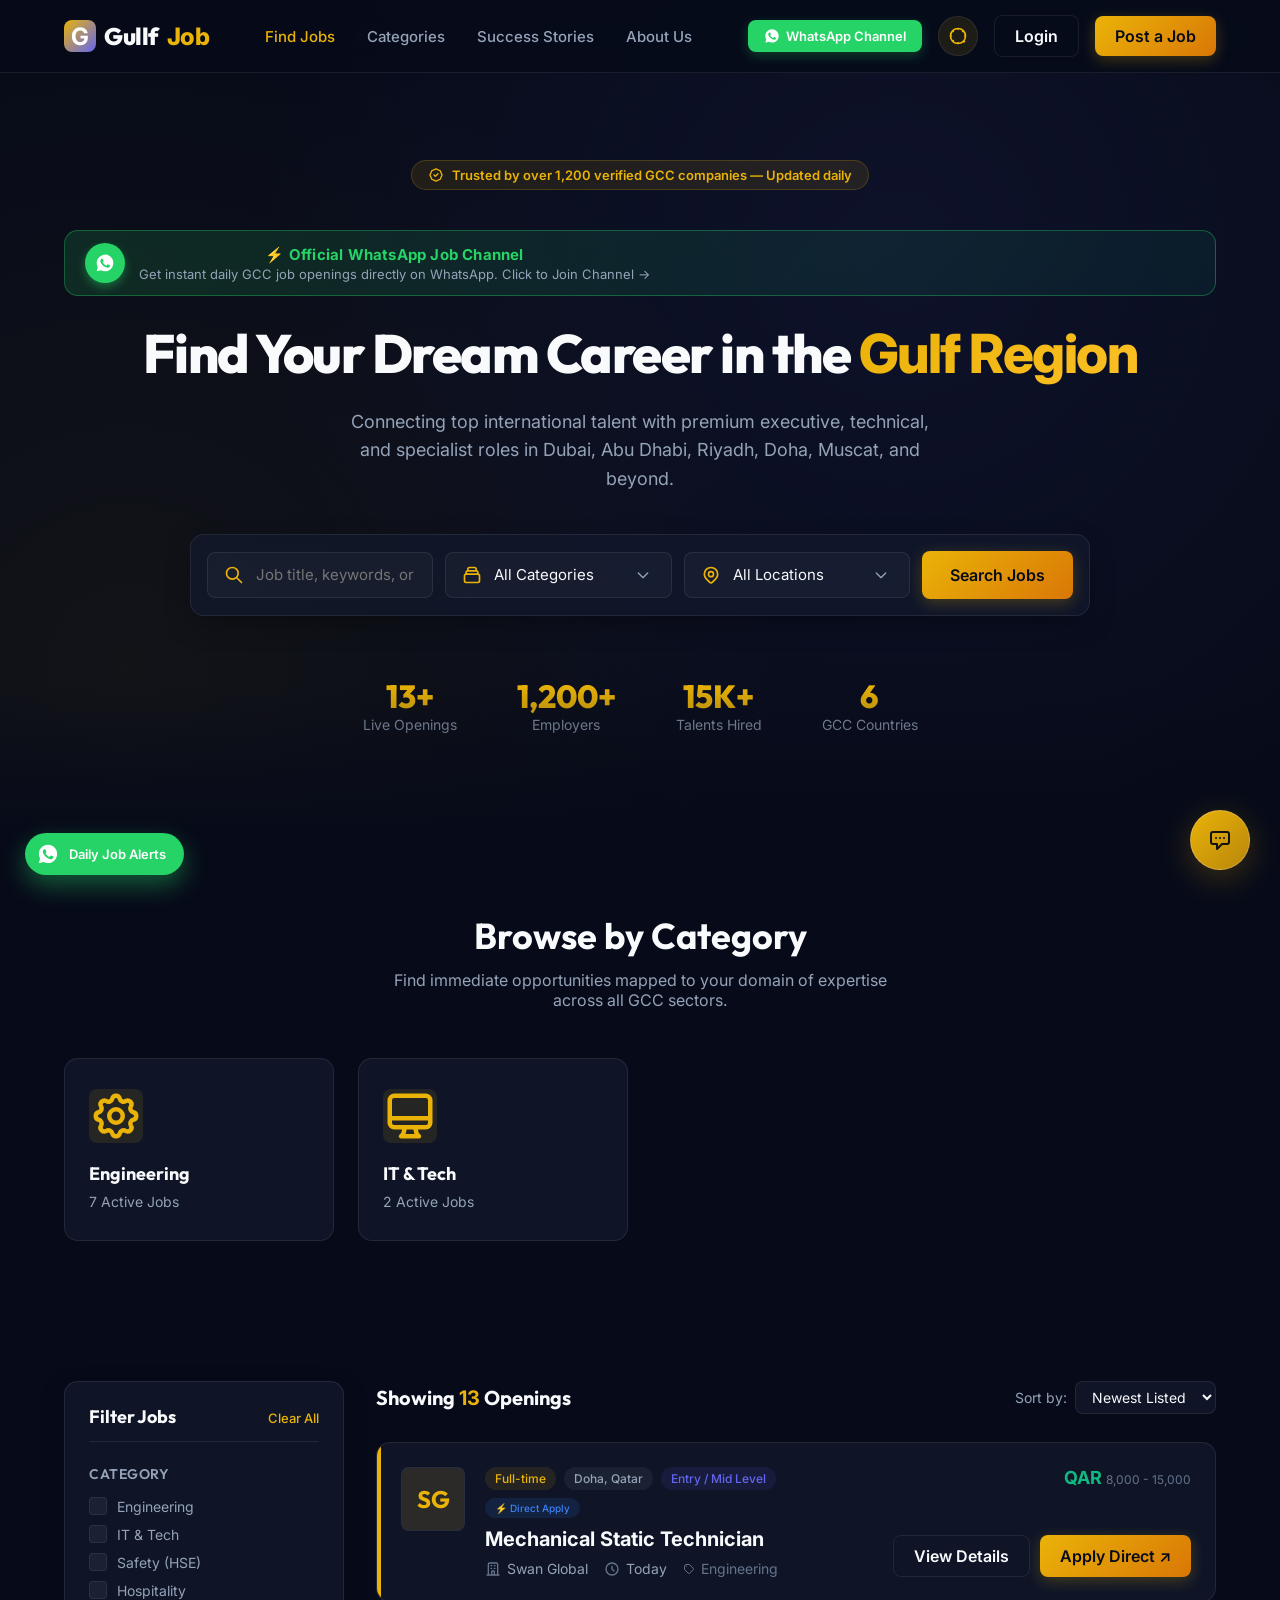
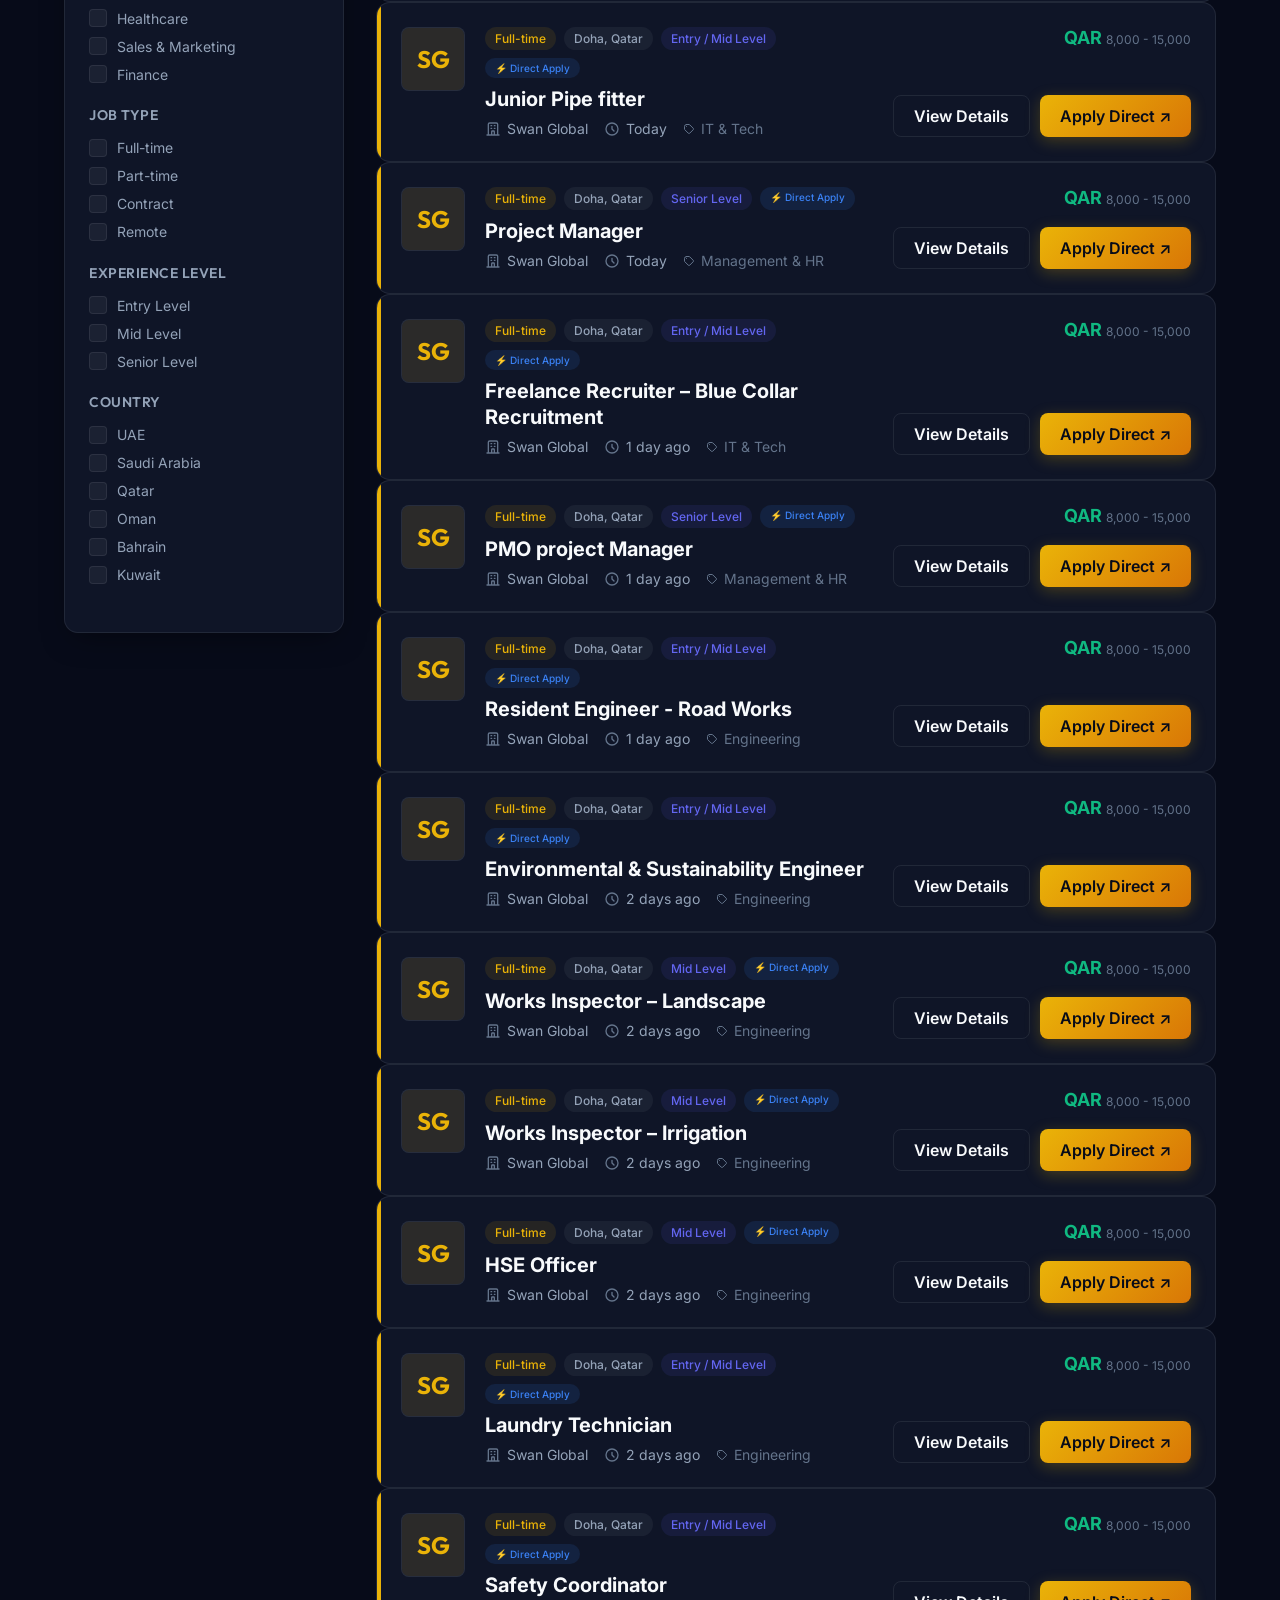
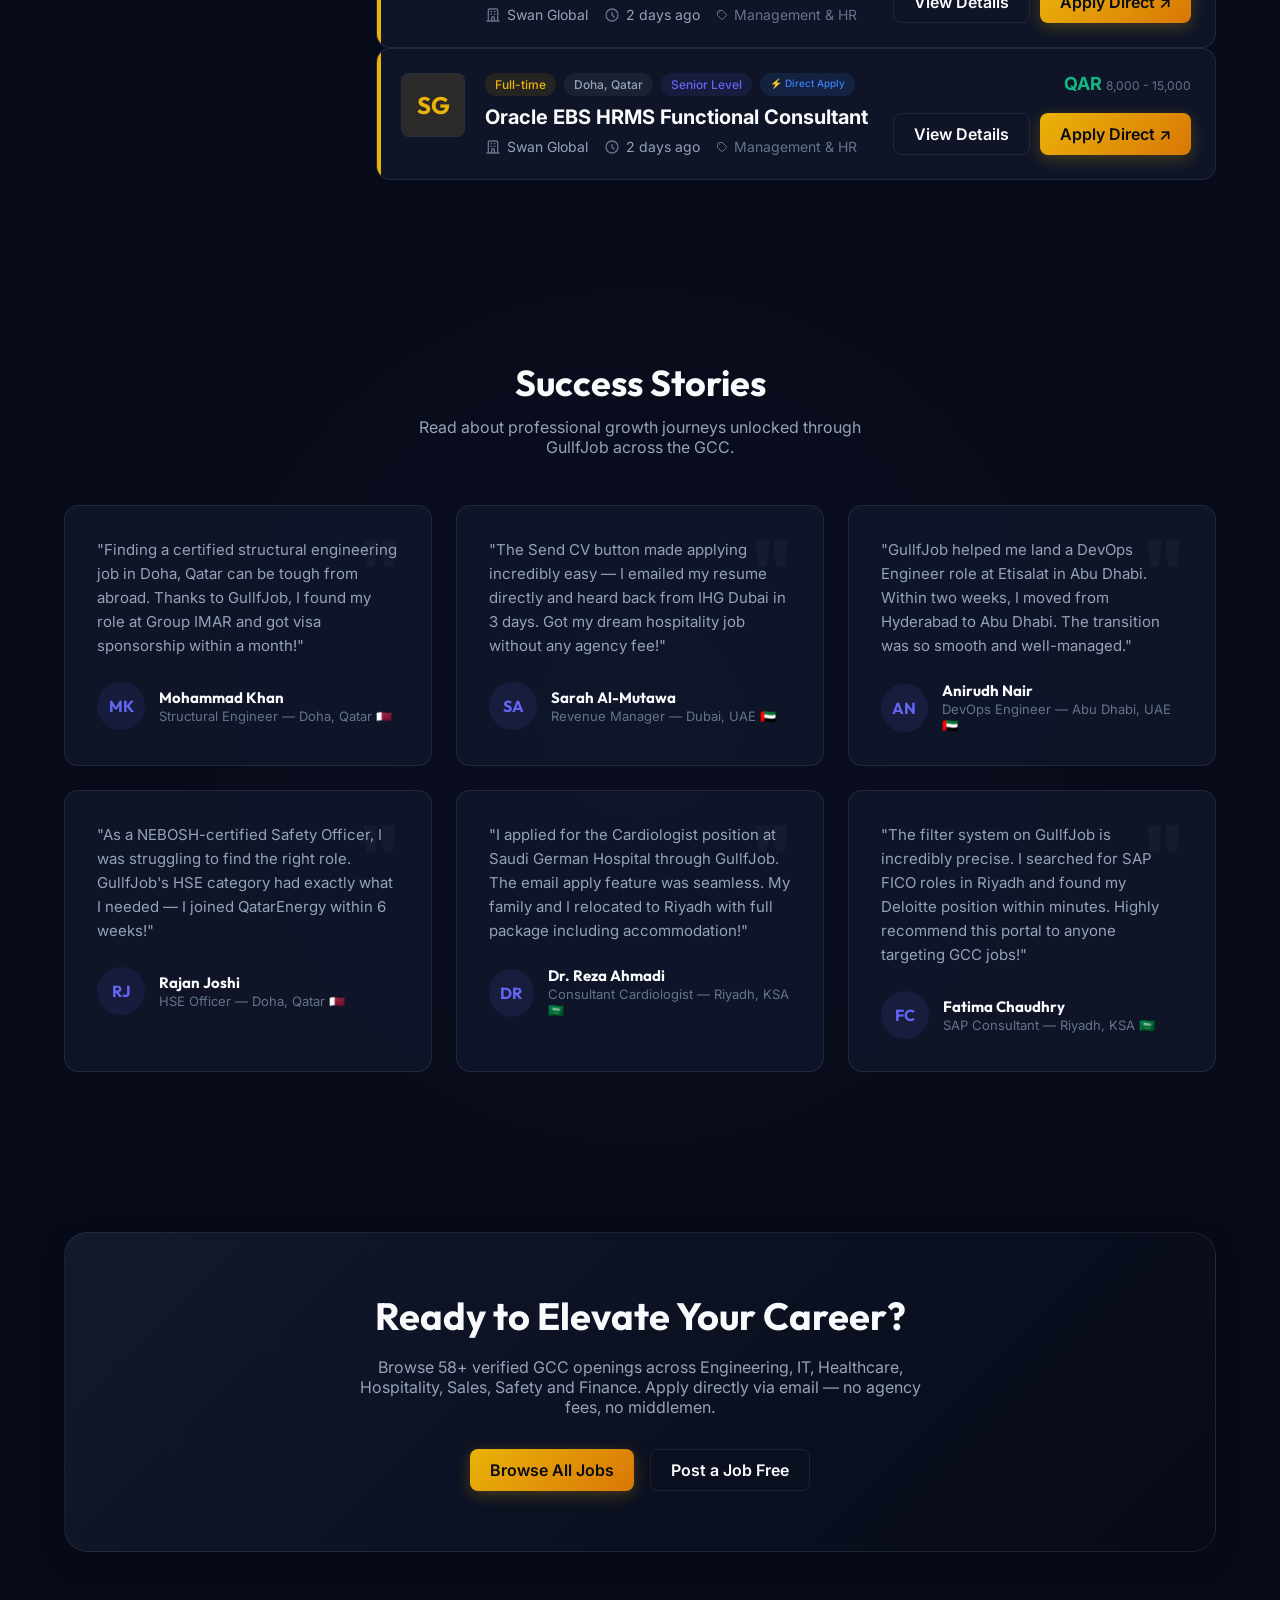
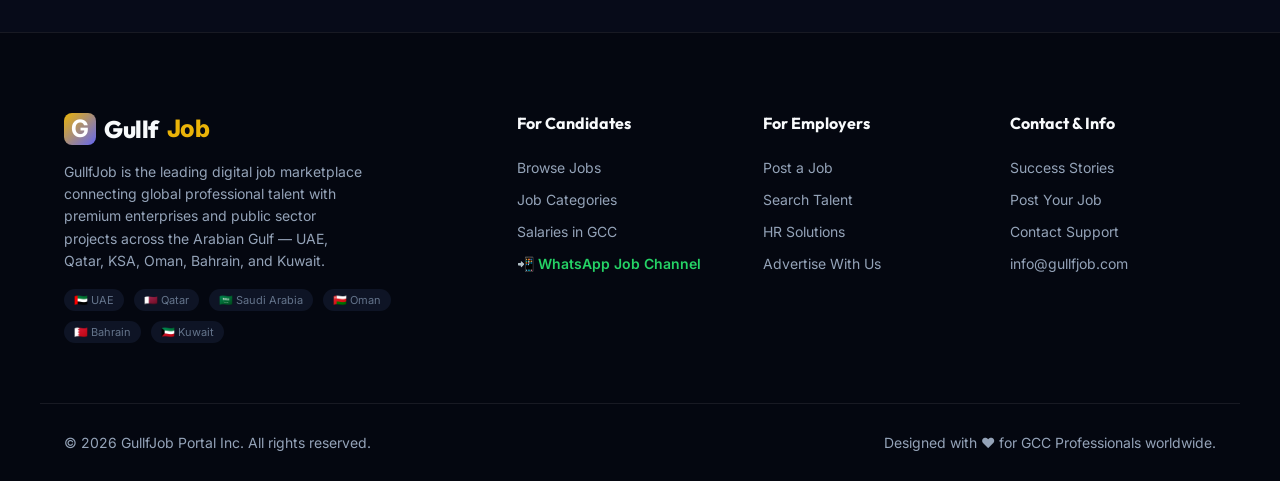
<file: index.html>
<!DOCTYPE html>
<html lang="en" data-theme="dark">
<head>
    <meta charset="UTF-8">
    <meta name="viewport" content="width=device-width, initial-scale=1.0">
    <title>GullfJob | Premium Job Portal in the GCC</title>
    <!-- SEO Meta Tags -->
    <meta name="description" content="Find premium career opportunities in the Gulf region. Discover engineering, IT, hospitality, healthcare and finance jobs in Dubai, Abu Dhabi, Riyadh, Doha, Muscat, and more.">
    <meta name="keywords" content="GCC jobs, Gulf jobs, Dubai jobs, Qatar jobs, Saudi Arabia jobs, engineering jobs, IT jobs, healthcare jobs, hospitality jobs, GullfJob">
    <meta name="author" content="GullfJob Portal">
    <link rel="canonical" href="https://smartvision7862.github.io/gulfjobs/">
    
    <!-- Open Graph (Facebook, WhatsApp, LinkedIn) -->
    <meta property="og:title" content="GullfJob | Premium Job Portal in the GCC">
    <meta property="og:description" content="Connecting top international talent with premium roles across Dubai, Riyadh, Doha, Muscat and the wider GCC.">
    <meta property="og:type" content="website">
    <meta property="og:url" content="https://smartvision7862.github.io/gulfjobs/">
    <meta property="og:image" content="https://smartvision7862.github.io/gulfjobs/assets/logo.png">

    <!-- Twitter Cards -->
    <meta name="twitter:card" content="summary_large_image">
    <meta name="twitter:title" content="GullfJob | Premium Job Portal in the GCC">
    <meta name="twitter:description" content="Connecting top international talent with premium roles across Dubai, Riyadh, Doha, Muscat and the wider GCC.">
    <meta name="twitter:image" content="https://smartvision7862.github.io/gulfjobs/assets/logo.png">

    <!-- Structured Data / JSON-LD for Google Search -->
    <script type="application/ld+json">
    {
      "@context": "https://schema.org",
      "@type": "WebSite",
      "name": "GullfJob",
      "url": "https://smartvision7862.github.io/gulfjobs/",
      "potentialAction": {
        "@type": "SearchAction",
        "target": "https://smartvision7862.github.io/gulfjobs/?search={search_term_string}",
        "query-input": "required name=search_term_string"
      }
    }
    </script>
    <script type="application/ld+json">
    {
      "@context": "https://schema.org",
      "@type": "Organization",
      "name": "GullfJob",
      "url": "https://smartvision7862.github.io/gulfjobs/",
      "logo": "https://smartvision7862.github.io/gulfjobs/assets/logo.png"
    }
    </script>
    
    <!-- Stylesheets -->
    <link rel="stylesheet" href="style.css">
    <link rel="preconnect" href="https://fonts.googleapis.com">
    <link href="https://fonts.googleapis.com/css2?family=Inter:wght@300;400;500;600;700;800&display=swap" rel="stylesheet">

    <!-- Apply saved theme before paint to prevent flash -->
    <script>
        (function(){
            var t = localStorage.getItem("theme") || "dark";
            document.documentElement.setAttribute("data-theme", t);
        })();
    </script>
    
    <!-- Scripts -->
    <script src="app.js" defer></script>
</head>
<body>

    <!-- Header Navigation -->
    <header>
        <div class="container nav-container">
            <a href="#" class="logo" id="header-logo-link">
                <div class="logo-icon">G</div>
                Gullf<span>Job</span>
            </a>
            
            <nav>
                <ul class="nav-links">
                    <li><a href="#" class="active" id="nav-home">Find Jobs</a></li>
                    <li><a href="#categories-anchor" id="nav-categories">Categories</a></li>
                    <li><a href="#testimonials-anchor" id="nav-testimonials">Success Stories</a></li>
                    <li><a href="#footer-anchor" id="nav-about">About Us</a></li>
                </ul>
            </nav>
            
            <div class="nav-actions">
                <!-- WhatsApp Channel Button -->
                <a href="https://whatsapp.com/channel/0029VaCbxMzGZNCvLvghpd20" target="_blank" rel="noopener noreferrer" class="btn-whatsapp-header" title="Join Official WhatsApp Channel for Daily Job Updates">
                    <svg style="width:16px;height:16px;fill:currentColor;" viewBox="0 0 24 24"><path d="M12.012 2c-5.506 0-9.989 4.478-9.99 9.984 0 1.764.459 3.487 1.333 5.004L2 22l5.129-1.343c1.463.797 3.116 1.216 4.877 1.216 5.508 0 9.991-4.479 9.992-9.985.001-5.507-4.48-9.988-9.986-9.988zm5.824 14.195c-.247.697-1.433 1.337-1.996 1.423-.513.078-1.176.113-3.414-.813-2.864-1.185-4.704-4.103-4.848-4.295-.143-.191-1.166-1.554-1.166-2.964 0-1.41.737-2.103 1.002-2.39.264-.287.576-.358.768-.358.192 0 .384.002.551.01.178.008.416-.068.65.494.24.576.816 1.99.888 2.134.072.144.12.312.024.504-.096.192-.144.312-.288.48-.144.168-.303.376-.432.504-.144.144-.294.302-.126.59.168.288.747 1.232 1.603 1.994 1.1 1.001 2.026 1.312 2.314 1.456.288.144.456.12.624-.072.168-.192.72-.84.912-1.128.192-.288.384-.24.648-.144.264.096 1.68.792 1.968.936.288.144.48.216.552.336.072.12.072.696-.175 1.393z"/></svg>
                    WhatsApp Channel
                </a>
                <!-- Theme Toggle Icon Button -->
                <button class="theme-toggle" id="theme-toggle" aria-label="Toggle Dark/Light Mode">
                    <!-- Light Theme (Sun) Icon -->
                    <svg class="theme-toggle-light-icon" fill="none" viewBox="0 0 24 24" stroke="currentColor">
                        <path stroke-linecap="round" stroke-linejoin="round" stroke-width="2" d="M12 3v1m0 16v1m9-9h-1M4 12H3m15.364-6.364l-.707.707M6.343 17.657l-.707.707m0-12.728l.707.707m12.728 12.728l.707-.707M21 12a9 9 0 11-18 0 9 9 0 0118 0z" />
                    </svg>
                    <!-- Dark Theme (Moon) Icon -->
                    <svg class="theme-toggle-dark-icon" fill="none" viewBox="0 0 24 24" stroke="currentColor">
                        <path stroke-linecap="round" stroke-linejoin="round" stroke-width="2" d="M20.354 15.354A9 9 0 018.646 3.646 9.003 9.003 0 0012 21a9.003 9.003 0 008.354-5.646z" />
                    </svg>
                </button>
                <button class="btn-secondary" id="btn-login" onclick="openLoginModal()">Login</button>
                <a href="post-job.html" class="btn-primary" id="btn-post-job">Post a Job</a>
            </div>
        </div>
    </header>

    <!-- Main Content Area -->
    <main>
        
        <!-- Hero Section -->
        <section class="hero">
            <div class="container">
                <div class="hero-tagline">
                    <svg style="width: 16px; height: 16px;" fill="none" viewBox="0 0 24 24" stroke="currentColor">
                        <path stroke-linecap="round" stroke-linejoin="round" stroke-width="2" d="M9 12l2 2 4-4M7.835 4.697a3.42 3.42 0 001.946-.806 3.42 3.42 0 014.438 0 3.42 3.42 0 001.946.806 3.42 3.42 0 013.138 3.138 3.42 3.42 0 00.806 1.946 3.42 3.42 0 010 4.438 3.42 3.42 0 00-.806 1.946 3.42 3.42 0 01-3.138 3.138 3.42 3.42 0 00-1.946.806 3.42 3.42 0 01-4.438 0 3.42 3.42 0 00-1.946-.806 3.42 3.42 0 01-3.138-3.138 3.42 3.42 0 00-.806-1.946 3.42 3.42 0 010-4.438 3.42 3.42 0 00.806-1.946 3.42 3.42 0 013.138-3.138z" />
                    </svg>
                    <span>Trusted by over 1,200 verified GCC companies — Updated daily</span>
                </div>

                <!-- WhatsApp Official Channel Banner -->
                <a href="https://whatsapp.com/channel/0029VaCbxMzGZNCvLvghpd20" target="_blank" rel="noopener noreferrer" class="whatsapp-channel-banner">
                    <div class="whatsapp-banner-icon">
                        <svg style="width:20px;height:20px;fill:#fff;" viewBox="0 0 24 24"><path d="M12.012 2c-5.506 0-9.989 4.478-9.99 9.984 0 1.764.459 3.487 1.333 5.004L2 22l5.129-1.343c1.463.797 3.116 1.216 4.877 1.216 5.508 0 9.991-4.479 9.992-9.985.001-5.507-4.48-9.988-9.986-9.988zm5.824 14.195c-.247.697-1.433 1.337-1.996 1.423-.513.078-1.176.113-3.414-.813-2.864-1.185-4.704-4.103-4.848-4.295-.143-.191-1.166-1.554-1.166-2.964 0-1.41.737-2.103 1.002-2.39.264-.287.576-.358.768-.358.192 0 .384.002.551.01.178.008.416-.068.65.494.24.576.816 1.99.888 2.134.072.144.12.312.024.504-.096.192-.144.312-.288.48-.144.168-.303.376-.432.504-.144.144-.294.302-.126.59.168.288.747 1.232 1.603 1.994 1.1 1.001 2.026 1.312 2.314 1.456.288.144.456.12.624-.072.168-.192.72-.84.912-1.128.192-.288.384-.24.648-.144.264.096 1.68.792 1.968.936.288.144.48.216.552.336.072.12.072.696-.175 1.393z"/></svg>
                    </div>
                    <div class="whatsapp-banner-text">
                        <strong>⚡ Official WhatsApp Job Channel</strong>
                        <span>Get instant daily GCC job openings directly on WhatsApp. Click to Join Channel →</span>
                    </div>
                </a>
                
                <h1 class="hero-title">Find Your Dream Career in the <span>Gulf Region</span></h1>
                <p class="hero-subtitle">Connecting top international talent with premium executive, technical, and specialist roles in Dubai, Abu Dhabi, Riyadh, Doha, Muscat, and beyond.</p>
                
                <!-- Hero Search Panel -->
                <form class="search-panel" id="search-form">
                    <div class="search-input-group">
                        <svg fill="none" viewBox="0 0 24 24" stroke="currentColor">
                            <path stroke-linecap="round" stroke-linejoin="round" stroke-width="2" d="M21 21l-6-6m2-5a7 7 0 11-14 0 7 7 0 0114 0z" />
                        </svg>
                        <input type="text" id="search-keyword" placeholder="Job title, keywords, or company...">
                    </div>
                    
                    <div class="search-input-group">
                        <svg fill="none" viewBox="0 0 24 24" stroke="currentColor">
                            <path stroke-linecap="round" stroke-linejoin="round" stroke-width="2" d="M19 11H5m14 0a2 2 0 012 2v6a2 2 0 01-2 2H5a2 2 0 01-2-2v-6a2 2 0 012-2m14 0V9a2 2 0 00-2-2M5 11V9a2 2 0 012-2m0 0V5a2 2 0 012-2h6a2 2 0 012 2v2M7 7h10" />
                        </svg>
                        <select id="search-category">
                            <option value="">All Categories</option>
                            <option value="Engineering">Engineering</option>
                            <option value="IT & Tech">IT & Tech</option>
                            <option value="Safety">Safety (HSE)</option>
                            <option value="Hospitality">Hospitality</option>
                            <option value="Healthcare">Healthcare</option>
                            <option value="Sales & Marketing">Sales & Marketing</option>
                            <option value="Finance">Finance</option>
                        </select>
                    </div>
                    
                    <div class="search-input-group">
                        <svg fill="none" viewBox="0 0 24 24" stroke="currentColor">
                            <path stroke-linecap="round" stroke-linejoin="round" stroke-width="2" d="M17.657 16.657L13.414 20.9a1.998 1.998 0 01-2.827 0l-4.244-4.243a8 8 0 1111.314 0z" />
                            <path stroke-linecap="round" stroke-linejoin="round" stroke-width="2" d="M15 11a3 3 0 11-6 0 3 3 0 016 0z" />
                        </svg>
                        <select id="search-location">
                            <option value="">All Locations</option>
                            <option value="Dubai">Dubai, UAE</option>
                            <option value="Abu Dhabi">Abu Dhabi, UAE</option>
                            <option value="Riyadh">Riyadh, Saudi Arabia</option>
                            <option value="Jeddah">Jeddah, Saudi Arabia</option>
                            <option value="Jubail">Jubail, Saudi Arabia</option>
                            <option value="Doha">Doha, Qatar</option>
                            <option value="Manama">Manama, Bahrain</option>
                            <option value="Muscat">Muscat, Oman</option>
                            <option value="Kuwait">Kuwait City, Kuwait</option>
                        </select>
                    </div>
                    
                    <button type="submit" class="btn-primary" id="btn-search-submit">Search Jobs</button>
                </form>
                
                <!-- Hero Statistics -->
                <div class="hero-stats">
                    <div class="stat-item">
                        <h3 id="stat-count-jobs">58+</h3>
                        <p>Live Openings</p>
                    </div>
                    <div class="stat-item">
                        <h3 id="stat-count-companies">1,200+</h3>
                        <p>Employers</p>
                    </div>
                    <div class="stat-item">
                        <h3 id="stat-count-hires">15K+</h3>
                        <p>Talents Hired</p>
                    </div>
                    <div class="stat-item">
                        <h3>6</h3>
                        <p>GCC Countries</p>
                    </div>
                </div>
            </div>
        </section>

        <!-- Categories Section -->
        <section class="categories" id="categories-anchor">
            <div class="container">
                <div class="section-title">
                    <h2>Browse by Category</h2>
                    <p>Find immediate opportunities mapped to your domain of expertise across all GCC sectors.</p>
                </div>
                
                <!-- Dynamic categories populated by app.js -->
                <div class="categories-grid" id="categories-grid"></div>
            </div>
        </section>

        <!-- Main Portal Filter/Listing Section -->
        <section class="job-portal-section" id="job-search-anchor">
            <div class="container portal-layout">
                
                <!-- Filters Sidebar -->
                <aside class="filters-sidebar">
                    <div class="filters-header">
                        <h3>Filter Jobs</h3>
                        <button class="btn-reset" id="reset-filters">Clear All</button>
                    </div>
                    
                    <!-- Category Filter -->
                    <div class="filter-group">
                        <h4 class="filter-title">Category</h4>
                        <div class="filter-options">
                            <label class="filter-checkbox" id="label-cat-eng">
                                <input type="checkbox" name="category" value="Engineering">
                                <span class="checkmark"></span>
                                Engineering
                            </label>
                            <label class="filter-checkbox" id="label-cat-it">
                                <input type="checkbox" name="category" value="IT & Tech">
                                <span class="checkmark"></span>
                                IT &amp; Tech
                            </label>
                            <label class="filter-checkbox" id="label-cat-hse">
                                <input type="checkbox" name="category" value="Safety">
                                <span class="checkmark"></span>
                                Safety (HSE)
                            </label>
                            <label class="filter-checkbox" id="label-cat-hosp">
                                <input type="checkbox" name="category" value="Hospitality">
                                <span class="checkmark"></span>
                                Hospitality
                            </label>
                            <label class="filter-checkbox" id="label-cat-health">
                                <input type="checkbox" name="category" value="Healthcare">
                                <span class="checkmark"></span>
                                Healthcare
                            </label>
                            <label class="filter-checkbox" id="label-cat-sales">
                                <input type="checkbox" name="category" value="Sales & Marketing">
                                <span class="checkmark"></span>
                                Sales &amp; Marketing
                            </label>
                            <label class="filter-checkbox" id="label-cat-fin">
                                <input type="checkbox" name="category" value="Finance">
                                <span class="checkmark"></span>
                                Finance
                            </label>
                        </div>
                    </div>

                    <!-- Job Type Filter Group -->
                    <div class="filter-group">
                        <h4 class="filter-title">Job Type</h4>
                        <div class="filter-options">
                            <label class="filter-checkbox" id="label-ft">
                                <input type="checkbox" name="jobType" value="Full-time">
                                <span class="checkmark"></span>
                                Full-time
                            </label>
                            <label class="filter-checkbox" id="label-pt">
                                <input type="checkbox" name="jobType" value="Part-time">
                                <span class="checkmark"></span>
                                Part-time
                            </label>
                            <label class="filter-checkbox" id="label-ct">
                                <input type="checkbox" name="jobType" value="Contract">
                                <span class="checkmark"></span>
                                Contract
                            </label>
                            <label class="filter-checkbox" id="label-rm">
                                <input type="checkbox" name="jobType" value="Remote">
                                <span class="checkmark"></span>
                                Remote
                            </label>
                        </div>
                    </div>
                    
                    <!-- Experience Level Filter Group -->
                    <div class="filter-group">
                        <h4 class="filter-title">Experience Level</h4>
                        <div class="filter-options">
                            <label class="filter-checkbox" id="label-el-entry">
                                <input type="checkbox" name="experience" value="Entry Level">
                                <span class="checkmark"></span>
                                Entry Level
                            </label>
                            <label class="filter-checkbox" id="label-el-mid">
                                <input type="checkbox" name="experience" value="Mid Level">
                                <span class="checkmark"></span>
                                Mid Level
                            </label>
                            <label class="filter-checkbox" id="label-el-senior">
                                <input type="checkbox" name="experience" value="Senior Level">
                                <span class="checkmark"></span>
                                Senior Level
                            </label>
                        </div>
                    </div>

                    <!-- Location Filter -->
                    <div class="filter-group">
                        <h4 class="filter-title">Country</h4>
                        <div class="filter-options">
                            <label class="filter-checkbox" id="label-loc-uae">
                                <input type="checkbox" name="locationFilter" value="UAE">
                                <span class="checkmark"></span>
                                UAE
                            </label>
                            <label class="filter-checkbox" id="label-loc-ksa">
                                <input type="checkbox" name="locationFilter" value="Saudi Arabia">
                                <span class="checkmark"></span>
                                Saudi Arabia
                            </label>
                            <label class="filter-checkbox" id="label-loc-qa">
                                <input type="checkbox" name="locationFilter" value="Qatar">
                                <span class="checkmark"></span>
                                Qatar
                            </label>
                            <label class="filter-checkbox" id="label-loc-om">
                                <input type="checkbox" name="locationFilter" value="Oman">
                                <span class="checkmark"></span>
                                Oman
                            </label>
                            <label class="filter-checkbox" id="label-loc-bh">
                                <input type="checkbox" name="locationFilter" value="Bahrain">
                                <span class="checkmark"></span>
                                Bahrain
                            </label>
                            <label class="filter-checkbox" id="label-loc-kw">
                                <input type="checkbox" name="locationFilter" value="Kuwait">
                                <span class="checkmark"></span>
                                Kuwait
                            </label>
                        </div>
                    </div>
                </aside>

                <!-- Listings Panel -->
                <div class="listings-panel">
                    <div class="listings-meta">
                        <h3>Showing <span id="job-count">0</span> Openings</h3>
                        
                        <div class="listings-sort">
                            <label for="sort-by">Sort by:</label>
                            <select id="sort-by">
                                <option value="newest">Newest Listed</option>
                                <option value="salary-high">Highest Salary</option>
                                <option value="featured">Featured First</option>
                            </select>
                        </div>
                    </div>
                    
                    <!-- Jobs list container dynamically rendered by app.js -->
                    <div id="job-list-container"></div>
                </div>
                
            </div>
        </section>

        <!-- Testimonials Section -->
        <section class="testimonials" id="testimonials-anchor">
            <div class="container">
                <div class="section-title">
                    <h2>Success Stories</h2>
                    <p>Read about professional growth journeys unlocked through GullfJob across the GCC.</p>
                </div>
                
                <div class="testimonials-grid">
                    <!-- Testimonial 1 -->
                    <div class="testimonial-card">
                        <p class="testimonial-content">"Finding a certified structural engineering job in Doha, Qatar can be tough from abroad. Thanks to GullfJob, I found my role at Group IMAR and got visa sponsorship within a month!"</p>
                        <div class="testimonial-user">
                            <div class="user-avatar">MK</div>
                            <div class="user-info">
                                <h4>Mohammad Khan</h4>
                                <p>Structural Engineer — Doha, Qatar 🇶🇦</p>
                            </div>
                        </div>
                    </div>
                    <!-- Testimonial 2 -->
                    <div class="testimonial-card">
                        <p class="testimonial-content">"The Send CV button made applying incredibly easy — I emailed my resume directly and heard back from IHG Dubai in 3 days. Got my dream hospitality job without any agency fee!"</p>
                        <div class="testimonial-user">
                            <div class="user-avatar">SA</div>
                            <div class="user-info">
                                <h4>Sarah Al-Mutawa</h4>
                                <p>Revenue Manager — Dubai, UAE 🇦🇪</p>
                            </div>
                        </div>
                    </div>
                    <!-- Testimonial 3 -->
                    <div class="testimonial-card">
                        <p class="testimonial-content">"GullfJob helped me land a DevOps Engineer role at Etisalat in Abu Dhabi. Within two weeks, I moved from Hyderabad to Abu Dhabi. The transition was so smooth and well-managed."</p>
                        <div class="testimonial-user">
                            <div class="user-avatar">AN</div>
                            <div class="user-info">
                                <h4>Anirudh Nair</h4>
                                <p>DevOps Engineer — Abu Dhabi, UAE 🇦🇪</p>
                            </div>
                        </div>
                    </div>
                    <!-- Testimonial 4 -->
                    <div class="testimonial-card">
                        <p class="testimonial-content">"As a NEBOSH-certified Safety Officer, I was struggling to find the right role. GullfJob's HSE category had exactly what I needed — I joined QatarEnergy within 6 weeks!"</p>
                        <div class="testimonial-user">
                            <div class="user-avatar">RJ</div>
                            <div class="user-info">
                                <h4>Rajan Joshi</h4>
                                <p>HSE Officer — Doha, Qatar 🇶🇦</p>
                            </div>
                        </div>
                    </div>
                    <!-- Testimonial 5 -->
                    <div class="testimonial-card">
                        <p class="testimonial-content">"I applied for the Cardiologist position at Saudi German Hospital through GullfJob. The email apply feature was seamless. My family and I relocated to Riyadh with full package including accommodation!"</p>
                        <div class="testimonial-user">
                            <div class="user-avatar">DR</div>
                            <div class="user-info">
                                <h4>Dr. Reza Ahmadi</h4>
                                <p>Consultant Cardiologist — Riyadh, KSA 🇸🇦</p>
                            </div>
                        </div>
                    </div>
                    <!-- Testimonial 6 -->
                    <div class="testimonial-card">
                        <p class="testimonial-content">"The filter system on GullfJob is incredibly precise. I searched for SAP FICO roles in Riyadh and found my Deloitte position within minutes. Highly recommend this portal to anyone targeting GCC jobs!"</p>
                        <div class="testimonial-user">
                            <div class="user-avatar">FC</div>
                            <div class="user-info">
                                <h4>Fatima Chaudhry</h4>
                                <p>SAP Consultant — Riyadh, KSA 🇸🇦</p>
                            </div>
                        </div>
                    </div>
                </div>
            </div>
        </section>

        <!-- CTA Section -->
        <section class="cta-section">
            <div class="container">
                <div class="cta-banner">
                    <h2>Ready to Elevate Your Career?</h2>
                    <p>Browse 58+ verified GCC openings across Engineering, IT, Healthcare, Hospitality, Sales, Safety and Finance. Apply directly via email — no agency fees, no middlemen.</p>
                    
                    <div class="cta-actions">
                        <button class="btn-primary" id="btn-cta-upload" onclick="document.getElementById('job-search-anchor').scrollIntoView({behavior:'smooth'})">Browse All Jobs</button>
                        <a href="post-job.html" class="btn-secondary" id="btn-cta-browse">Post a Job Free</a>
                    </div>
                </div>
            </div>
        </section>

    </main>

    <!-- Footer -->
    <footer id="footer-anchor">
        <div class="container footer-grid">
            <div class="footer-brand">
                <a href="#" class="logo" id="footer-logo-link">
                    <div class="logo-icon">G</div>
                    Gullf<span>Job</span>
                </a>
                <p>GullfJob is the leading digital job marketplace connecting global professional talent with premium enterprises and public sector projects across the Arabian Gulf — UAE, Qatar, KSA, Oman, Bahrain, and Kuwait.</p>
                <div style="margin-top: 16px; display: flex; gap: 10px; flex-wrap: wrap;">
                    <span style="font-size: 11px; color: var(--text-muted); background: var(--bg-card); padding: 4px 10px; border-radius: 20px;">🇦🇪 UAE</span>
                    <span style="font-size: 11px; color: var(--text-muted); background: var(--bg-card); padding: 4px 10px; border-radius: 20px;">🇶🇦 Qatar</span>
                    <span style="font-size: 11px; color: var(--text-muted); background: var(--bg-card); padding: 4px 10px; border-radius: 20px;">🇸🇦 Saudi Arabia</span>
                    <span style="font-size: 11px; color: var(--text-muted); background: var(--bg-card); padding: 4px 10px; border-radius: 20px;">🇴🇲 Oman</span>
                    <span style="font-size: 11px; color: var(--text-muted); background: var(--bg-card); padding: 4px 10px; border-radius: 20px;">🇧🇭 Bahrain</span>
                    <span style="font-size: 11px; color: var(--text-muted); background: var(--bg-card); padding: 4px 10px; border-radius: 20px;">🇰🇼 Kuwait</span>
                </div>
            </div>
            
            <div class="footer-col">
                <h4>For Candidates</h4>
                <ul>
                    <li><a href="#job-search-anchor" id="foot-cand-browse" onclick="document.getElementById('job-search-anchor').scrollIntoView({behavior:'smooth'}); return false;">Browse Jobs</a></li>
                    <li><a href="#categories-anchor" id="foot-cand-categories" onclick="document.getElementById('categories-anchor').scrollIntoView({behavior:'smooth'}); return false;">Job Categories</a></li>
                    <li><a href="#" id="foot-cand-salaries" onclick="alert('GCC Salary Guide — Coming Soon! Contact us at info@gullfjob.com'); return false;">Salaries in GCC</a></li>
                    <li><a href="https://whatsapp.com/channel/0029VaCbxMzGZNCvLvghpd20" target="_blank" rel="noopener noreferrer" id="foot-cand-alerts" style="color:#25d366;font-weight:600;">📲 WhatsApp Job Channel</a></li>
                </ul>
            </div>
            
            <div class="footer-col">
                <h4>For Employers</h4>
                <ul>
                    <li><a href="post-job.html" id="foot-emp-post">Post a Job</a></li>
                    <li><a href="#" id="foot-emp-talent" onclick="alert('Talent Search — Find from our pool of 15,000+ GCC-ready professionals. Contact info@gullfjob.com'); return false;">Search Talent</a></li>
                    <li><a href="#" id="foot-emp-solutions" onclick="alert('HR Solutions — Bulk hiring, CV screening, and placement. Contact info@gullfjob.com'); return false;">HR Solutions</a></li>
                    <li><a href="#" id="foot-emp-advertise" onclick="alert('Advertise With Us — Feature your company banner on GullfJob. Contact info@gullfjob.com'); return false;">Advertise With Us</a></li>
                </ul>
            </div>
            
            <div class="footer-col">
                <h4>Contact & Info</h4>
                <ul>
                    <li><a href="#testimonials-anchor" id="foot-corp-about" onclick="document.getElementById('testimonials-anchor').scrollIntoView({behavior:'smooth'}); return false;">Success Stories</a></li>
                    <li><a href="post-job.html" id="foot-corp-postjob">Post Your Job</a></li>
                    <li><a href="mailto:info@gullfjob.com" id="foot-corp-contact">Contact Support</a></li>
                    <li><a href="mailto:info@gullfjob.com" id="foot-corp-email">info@gullfjob.com</a></li>
                </ul>
            </div>
        </div>
        
        <div class="container footer-bottom">
            <p>&copy; 2026 GullfJob Portal Inc. All rights reserved.</p>
            <p>Designed with ❤️ for GCC Professionals worldwide.</p>
        </div>
    </footer>

    <!-- Login Modal -->
    <div class="modal-backdrop" id="login-modal" style="display:none;" onclick="if(event.target===this)closeLoginModal()">
        <div class="modal-container" style="max-width: 420px; padding: 40px;">
            <button class="modal-close-btn" onclick="closeLoginModal()" aria-label="Close">&times;</button>
            <div style="text-align:center; margin-bottom: 28px;">
                <div class="logo-icon" style="margin: 0 auto 12px; width: 48px; height: 48px; font-size: 20px;">G</div>
                <h2 style="font-size: 22px; margin-bottom: 6px;">Welcome Back</h2>
                <p style="color: var(--text-muted); font-size: 14px;">Sign in to manage your applications and profile</p>
            </div>
            <div class="form-group">
                <label class="form-label">Email Address</label>
                <input type="email" class="form-input" id="login-email" placeholder="you@example.com">
            </div>
            <div class="form-group" style="margin-bottom: 24px;">
                <label class="form-label">Password</label>
                <input type="password" class="form-input" id="login-password" placeholder="••••••••">
            </div>
            <button class="btn-primary" style="width:100%; justify-content:center;" onclick="handleLogin()">Sign In</button>
            <p style="text-align:center; margin-top: 16px; font-size: 13px; color: var(--text-muted);">
                Want to post jobs? <a href="post-job.html" style="color: var(--color-gold);">Employer Portal →</a>
            </p>
        </div>
    </div>

    <!-- Job Details & Quick Apply Modal -->
    <div class="modal-backdrop" id="job-modal">
        <div class="modal-container">
            <!-- Close Button -->
            <button class="modal-close-btn" id="modal-close-btn" aria-label="Close Modal">&times;</button>
            
            <!-- Modal Header -->
            <div class="modal-header">
                <div class="company-logo-container">
                    <div class="company-logo-placeholder" id="modal-logo-letters">GJ</div>
                </div>
                <div class="modal-header-info">
                    <h2 id="modal-job-title">Job Title Details</h2>
                    <p style="color: var(--text-muted); font-size: 15px; margin-bottom: 8px;" id="modal-company">Company Ltd.</p>
                    <div class="job-tags" id="modal-tags">
                        <!-- tags dynamic -->
                    </div>
                </div>
            </div>
            
            <!-- Tabs Navigation -->
            <div class="modal-tabs" id="modal-tabs">
                <!-- tab buttons dynamic -->
            </div>
            
            <!-- Dynamic Modal Content Body -->
            <div class="modal-body" id="modal-body">
                <!-- dynamic tab contents -->
            </div>

            <!-- Quick Apply Form Panel (hidden by default, switches state) -->
            <div class="modal-body apply-panel" id="apply-panel">
                <h3 style="font-size: 20px; margin-bottom: 8px;">Quick Apply</h3>
                <p style="color: var(--text-secondary); margin-bottom: 24px;">Complete this brief form to apply instantly. The recruiter will review your profile directly.</p>
                
                <form id="apply-form">
                    <div class="form-group">
                        <label class="form-label" for="apply-name">Full Name *</label>
                        <input type="text" id="apply-name" class="form-input" required placeholder="John Doe">
                    </div>
                    
                    <div class="form-group">
                        <label class="form-label" for="apply-email">Email Address *</label>
                        <input type="email" id="apply-email" class="form-input" required placeholder="johndoe@example.com">
                    </div>

                    <div class="form-group">
                        <label class="form-label" for="apply-phone">Phone / WhatsApp</label>
                        <input type="tel" id="apply-phone" class="form-input" placeholder="+971 50 123 4567">
                    </div>
                    
                    <div class="form-group">
                        <label class="form-label">Upload CV / Resume *</label>
                        <div class="file-upload-box" id="file-upload-trigger">
                            <svg fill="none" viewBox="0 0 24 24" stroke="currentColor">
                                <path stroke-linecap="round" stroke-linejoin="round" stroke-width="2" d="M7 16a4 4 0 01-.88-7.903A5 5 0 1115.9 6L16 6a5 5 0 011 9.9M15 13l-3-3m0 0l-3 3m3-3v12" />
                            </svg>
                            <p>Drag and drop your PDF/Word resume here, or <strong>browse files</strong></p>
                            <span>Supports PDF, DOCX (Max 5MB)</span>
                        </div>
                        <input type="file" id="apply-cv-file" style="display:none;" accept=".pdf,.doc,.docx">
                    </div>
                    
                    <div class="form-group" style="margin-bottom: 30px;">
                        <label class="form-label" for="apply-cover">Brief Cover Note (Optional)</label>
                        <textarea id="apply-cover" class="form-input" rows="4" placeholder="Introduce yourself and explain why you're a great fit..."></textarea>
                    </div>
                    
                    <div style="display: flex; justify-content: flex-end; gap: 12px;">
                        <button type="button" class="btn-secondary" onclick="closeQuickApply()" id="btn-cancel-apply">Back to Job Details</button>
                        <button type="submit" class="btn-primary" id="btn-submit-apply">Submit Application</button>
                    </div>
                </form>
            </div>
            
            <!-- Modal Actions Footer -->
            <div class="modal-footer" id="modal-footer">
                <div class="salary-tag" id="modal-salary">SAR 15,000 <span>/ month</span></div>
                <div style="display:flex; gap: 10px; align-items: center;">
                    <a id="btn-apply-email" href="#" class="btn-secondary" style="display:none; text-decoration:none; align-items:center; gap:6px;">
                        <svg style="width:14px;height:14px;flex-shrink:0;" fill="none" viewBox="0 0 24 24" stroke="currentColor"><path stroke-linecap="round" stroke-linejoin="round" stroke-width="2" d="M3 8l7.89 5.26a2 2 0 002.22 0L21 8M5 19h14a2 2 0 002-2V7a2 2 0 00-2-2H5a2 2 0 00-2 2v10a2 2 0 002 2z"/></svg>
                        Send CV
                    </a>
                    <button class="btn-primary" onclick="openQuickApply(activeJob.id)" id="btn-apply-now">Apply Now</button>
                </div>
            </div>
        </div>
    </div>

    <!-- Success Toast Notification -->
    <div class="toast" id="toast-notification">
        <div class="toast-icon">
            <svg style="width: 16px; height: 16px;" fill="none" viewBox="0 0 24 24" stroke="currentColor">
                <path stroke-linecap="round" stroke-linejoin="round" stroke-width="2" d="M5 13l4 4L19 7" />
            </svg>
        </div>
        <div class="toast-message">
            <h4>Success Toast</h4>
            <p>Your action completed successfully.</p>
        </div>
    </div>
    <!-- AI Voice Chatbot Widgets -->
    <div class="chatbot-trigger" id="chatbot-trigger" onclick="toggleChatbot()" aria-label="Open AI Assistant">
        <svg style="width: 24px; height: 24px;" fill="none" viewBox="0 0 24 24" stroke="currentColor">
            <path stroke-linecap="round" stroke-linejoin="round" stroke-width="2" d="M8 10h.01M12 10h.01M16 10h.01M9 16H5a2 2 0 01-2-2V6a2 2 0 012-2h14a2 2 0 012 2v8a2 2 0 01-2 2h-5l-5 5v-5z" />
        </svg>
    </div>

    <div class="chatbot-container" id="chatbot-container">
        <div class="chatbot-header">
            <div style="display:flex; align-items:center; gap: 8px;">
                <div class="bot-avatar">🤖</div>
                <div>
                    <h4 style="margin:0; font-size:14px; font-weight:600; color:var(--text-main);">GullfJob AI Assistant</h4>
                    <span style="font-size:11px; color:#10b981; display:flex; align-items:center; gap:4px; margin-top:2px;">
                        <span class="pulse-dot"></span> Online
                    </span>
                </div>
            </div>
            <div style="display:flex; align-items:center; gap: 6px;">
                <!-- TTS Audio Speak Out Loud Toggle Button -->
                <button class="chatbot-header-btn" id="btn-tts-toggle" onclick="toggleTTS()" title="Text-to-Speech (Speak Out Loud)">
                    <svg id="tts-icon-on" style="width:16px;height:16px;" fill="none" viewBox="0 0 24 24" stroke="currentColor">
                        <path stroke-linecap="round" stroke-linejoin="round" stroke-width="2" d="M15.536 8.464a5 5 0 010 7.072m2.828-9.9a9 9 0 010 12.728M5.586 15H4a1 1 0 01-1-1v-4a1 1 0 011-1h1.586l4.707-4.707C10.923 3.663 12 4.109 12 5v14c0 .891-1.077 1.337-1.707.707L5.586 15z" />
                    </svg>
                    <svg id="tts-icon-off" style="width:16px;height:16px;display:none;" fill="none" viewBox="0 0 24 24" stroke="currentColor">
                        <path stroke-linecap="round" stroke-linejoin="round" stroke-width="2" d="M5.586 15H4a1 1 0 01-1-1v-4a1 1 0 011-1h1.586l4.707-4.707C10.923 3.663 12 4.109 12 5v14c0 .891-1.077 1.337-1.707.707L5.586 15zm11.293-9L12 10.707m0 2.586L16.879 18" />
                    </svg>
                </button>
                <button class="chatbot-header-btn" onclick="toggleChatbot()" title="Close Assistant">
                    <svg style="width:16px;height:16px;" fill="none" viewBox="0 0 24 24" stroke="currentColor">
                        <path stroke-linecap="round" stroke-linejoin="round" stroke-width="2" d="M6 18L18 6M6 6l12 12" />
                    </svg>
                </button>
            </div>
        </div>
        
        <div class="chatbot-messages" id="chatbot-messages">
            <div class="chat-message bot-message">
                Hello! I am GullfJob AI, your virtual career assistant. Ask me anything about our active GCC job listings or requirements. You can also click the microphone to speak to me!
            </div>
        </div>
        
        <div class="chatbot-voice-wave" id="chatbot-voice-wave">
            <div class="wave-bar"></div>
            <div class="wave-bar"></div>
            <div class="wave-bar"></div>
            <div class="wave-bar"></div>
            <div class="wave-bar"></div>
            <span style="font-size:12px; color:var(--text-secondary); margin-left: 10px;">Listening... Speak now</span>
        </div>
        
        <div class="chatbot-input-area">
            <button class="chatbot-mic-btn" id="btn-chatbot-mic" onclick="toggleSpeechInput()" title="Speak with Voice">
                <svg style="width:18px;height:18px;" fill="none" viewBox="0 0 24 24" stroke="currentColor">
                    <path stroke-linecap="round" stroke-linejoin="round" stroke-width="2" d="M19 11a7 7 0 01-7 7m0 0a7 7 0 01-7-7m7 7v4m0 0H8m4 0h4m-4-8a3 3 0 01-3-3V5a3 3 0 116 0v6a3 3 0 01-3 3z" />
                </svg>
            </button>
            <input type="text" id="chatbot-input" placeholder="Type a message or click mic..." onkeydown="handleChatInputKey(event)">
            <button class="chatbot-send-btn" onclick="sendChatMessage()" title="Send Message">
                <svg style="width:18px;height:18px;" fill="none" viewBox="0 0 24 24" stroke="currentColor">
                    <path stroke-linecap="round" stroke-linejoin="round" stroke-width="2" d="M14 5l7 7m0 0l-7 7m7-7H3" />
                </svg>
            </button>
        </div>
    </div>

    <script>
        function openLoginModal() {
            document.getElementById('login-modal').style.display = 'flex';
            document.body.style.overflow = 'hidden';
        }
        function closeLoginModal() {
            document.getElementById('login-modal').style.display = 'none';
            document.body.style.overflow = '';
        }
        function handleLogin() {
            const email = document.getElementById('login-email').value;
            const pass = document.getElementById('login-password').value;
            if (!email || !pass) { alert('Please enter your email and password.'); return; }
            // For employer/admin redirect
            if (email === 'admin' && pass === 'admin123') {
                window.location.href = 'post-job.html';
                return;
            }
            alert('Login feature for candidates is coming soon! For employer access, use admin / admin123.');
        }
    </script>

    <!-- Floating WhatsApp Channel Widget -->
    <a href="https://whatsapp.com/channel/0029VaCbxMzGZNCvLvghpd20" target="_blank" rel="noopener noreferrer" class="floating-whatsapp-widget" title="Join Official WhatsApp Job Channel">
        <div class="whatsapp-widget-icon">
            <svg style="width:22px;height:22px;fill:#fff;" viewBox="0 0 24 24"><path d="M12.012 2c-5.506 0-9.989 4.478-9.99 9.984 0 1.764.459 3.487 1.333 5.004L2 22l5.129-1.343c1.463.797 3.116 1.216 4.877 1.216 5.508 0 9.991-4.479 9.992-9.985.001-5.507-4.48-9.988-9.986-9.988zm5.824 14.195c-.247.697-1.433 1.337-1.996 1.423-.513.078-1.176.113-3.414-.813-2.864-1.185-4.704-4.103-4.848-4.295-.143-.191-1.166-1.554-1.166-2.964 0-1.41.737-2.103 1.002-2.39.264-.287.576-.358.768-.358.192 0 .384.002.551.01.178.008.416-.068.65.494.24.576.816 1.99.888 2.134.072.144.12.312.024.504-.096.192-.144.312-.288.48-.144.168-.303.376-.432.504-.144.144-.294.302-.126.59.168.288.747 1.232 1.603 1.994 1.1 1.001 2.026 1.312 2.314 1.456.288.144.456.12.624-.072.168-.192.72-.84.912-1.128.192-.288.384-.24.648-.144.264.096 1.68.792 1.968.936.288.144.48.216.552.336.072.12.072.696-.175 1.393z"/></svg>
        </div>
        <span class="whatsapp-widget-text">Daily Job Alerts</span>
    </a>

</body>
</html>
</file>
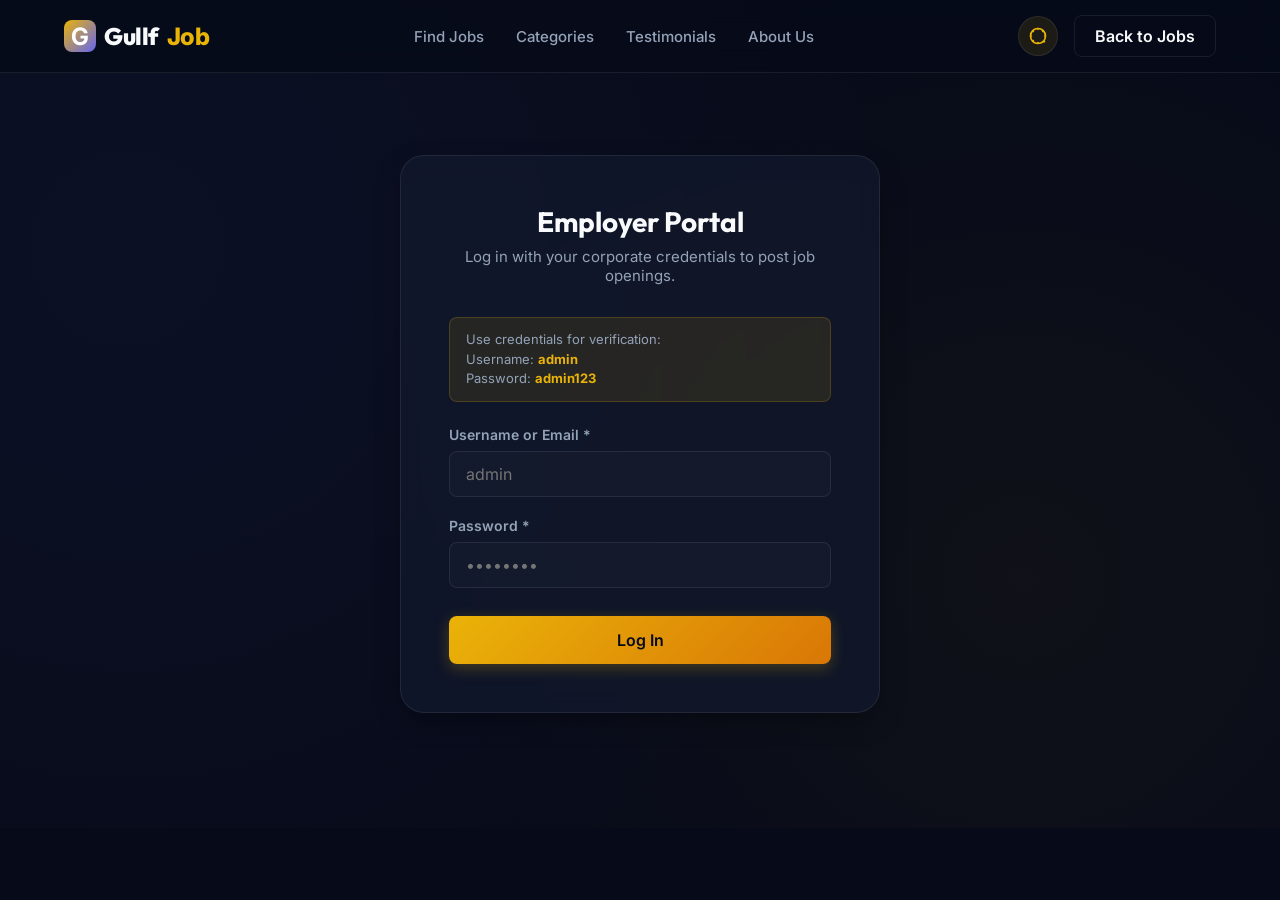
<file: post-job.html>
<!DOCTYPE html>
<html lang="en">
<head>
    <meta charset="UTF-8">
    <meta name="viewport" content="width=device-width, initial-scale=1.0">
    <title>Post a Job | Employer Portal | GullfJob</title>
    <!-- Meta description for SEO -->
    <meta name="description" content="Access the GullfJob employer portal. Log in to post corporate vacancies and recruit top international talent in the GCC.">
    
    <!-- Stylesheets -->
    <link rel="stylesheet" href="style.css">
    <!-- Apply saved theme before paint to prevent flash -->
    <script>
        (function(){
            var t = localStorage.getItem("theme") || "dark";
            document.documentElement.setAttribute("data-theme", t);
        })();
    </script>
    
    <!-- Scripts -->
    <script src="post-job.js" defer></script>
</head>
<body>

    <!-- Header Navigation -->
    <header>
        <div class="container nav-container">
            <a href="index.html" class="logo" id="header-logo-link">
                <div class="logo-icon">G</div>
                Gullf<span>Job</span>
            </a>
            
            <nav>
                <ul class="nav-links">
                    <li><a href="index.html" id="nav-find-jobs">Find Jobs</a></li>
                    <li><a href="index.html#categories-anchor" id="nav-categories">Categories</a></li>
                    <li><a href="index.html#testimonials-anchor" id="nav-testimonials">Testimonials</a></li>
                    <li><a href="index.html#footer-anchor" id="nav-about">About Us</a></li>
                </ul>
            </nav>
            
            <div class="nav-actions">
                <button class="theme-toggle" id="theme-toggle" aria-label="Toggle Dark/Light Mode">
                    <svg class="theme-toggle-light-icon" fill="none" viewBox="0 0 24 24" stroke="currentColor">
                        <path stroke-linecap="round" stroke-linejoin="round" stroke-width="2" d="M12 3v1m0 16v1m9-9h-1M4 12H3m15.364-6.364l-.707.707M6.343 17.657l-.707.707m0-12.728l.707.707m12.728 12.728l.707-.707M21 12a9 9 0 11-18 0 9 9 0 0118 0z" />
                    </svg>
                    <svg class="theme-toggle-dark-icon" fill="none" viewBox="0 0 24 24" stroke="currentColor">
                        <path stroke-linecap="round" stroke-linejoin="round" stroke-width="2" d="M20.354 15.354A9 9 0 018.646 3.646 9.003 9.003 0 0012 21a9.003 9.003 0 008.354-5.646z" />
                    </svg>
                </button>
                <a href="index.html" class="btn-secondary" id="btn-back-home">Back to Jobs</a>
            </div>
        </div>
    </header>

    <!-- Main Employer Portal Section -->
    <main class="employer-portal-section">
        <div class="container">
            
            <!-- Login Form Card -->
            <div class="auth-card" id="auth-card">
                <div class="auth-header">
                    <h2>Employer Portal</h2>
                    <p>Log in with your corporate credentials to post job openings.</p>
                </div>
                
                <!-- Credentials Tip -->
                <div class="credentials-tip">
                    <span>Use credentials for verification:</span><br>
                    <span>Username: <strong>admin</strong></span><br>
                    <span>Password: <strong>admin123</strong></span>
                </div>
                
                <!-- Error Alert Box -->
                <div class="error-message" id="error-message">
                    Invalid username or password. Please try again.
                </div>
                
                <form id="login-form">
                    <div class="form-group" style="margin-bottom: 20px;">
                        <label class="form-label" for="login-username">Username or Email *</label>
                        <input type="text" id="login-username" class="form-input" required placeholder="admin">
                    </div>
                    
                    <div class="form-group" style="margin-bottom: 28px;">
                        <label class="form-label" for="login-password">Password *</label>
                        <input type="password" id="login-password" class="form-input" required placeholder="••••••••">
                    </div>
                    
                    <button type="submit" class="btn-primary" style="width: 100%; justify-content: center; height: 48px;" id="btn-login-submit">Log In</button>
                </form>
            </div>
            
            <!-- Post Job Form Card (Hidden by default) -->
            <div class="post-job-container" id="post-job-container">
                <div class="post-job-header">
                    <h2>Post a <span>New Job</span></h2>
                    <button class="btn-secondary" id="btn-logout" style="padding: 6px 16px; font-size: 13px;">Log Out</button>
                </div>
                
                <form id="post-job-form">
                    <!-- Row 1: Title & Company -->
                    <div class="form-row">
                        <div class="form-group">
                            <label class="form-label" for="job-title">Job Title *</label>
                            <input type="text" id="job-title" class="form-input" required placeholder="e.g. Senior Cybersecurity Consultant">
                        </div>
                        <div class="form-group">
                            <label class="form-label" for="job-company">Company Name *</label>
                            <input type="text" id="job-company" class="form-input" required placeholder="e.g. ShieldNet Defences">
                        </div>
                    </div>
                    
                    <!-- Row 2: Location & Category -->
                    <div class="form-row">
                        <div class="form-group">
                            <label class="form-label" for="job-location">Location *</label>
                            <select id="job-location" class="form-input" required>
                                <option value="">Select Location</option>
                                <option value="Dubai, UAE">Dubai, UAE</option>
                                <option value="Riyadh, Saudi Arabia">Riyadh, Saudi Arabia</option>
                                <option value="Doha, Qatar">Doha, Qatar</option>
                                <option value="Manama, Bahrain">Manama, Bahrain</option>
                                <option value="Muscat, Oman">Muscat, Oman</option>
                                <option value="Kuwait City, Kuwait">Kuwait City, Kuwait</option>
                                <option value="Remote">Remote</option>
                            </select>
                        </div>
                        <div class="form-group">
                            <label class="form-label" for="job-category">Category *</label>
                            <select id="job-category" class="form-input" required>
                                <option value="">Select Category</option>
                                <option value="Engineering">Engineering</option>
                                <option value="IT & Tech">IT & Tech</option>
                                <option value="Safety">Safety</option>
                                <option value="Hospitality">Hospitality</option>
                                <option value="Healthcare">Healthcare</option>
                                <option value="Sales & Marketing">Sales & Marketing</option>
                            </select>
                        </div>
                    </div>
                    
                    <!-- Row 3: Job Type & Experience -->
                    <div class="form-row">
                        <div class="form-group">
                            <label class="form-label" for="job-type">Job Type *</label>
                            <select id="job-type" class="form-input" required>
                                <option value="">Select Job Type</option>
                                <option value="Full-time">Full-time</option>
                                <option value="Part-time">Part-time</option>
                                <option value="Contract">Contract</option>
                                <option value="Remote">Remote</option>
                            </select>
                        </div>
                        <div class="form-group">
                            <label class="form-label" for="job-experience">Experience Level *</label>
                            <select id="job-experience" class="form-input" required>
                                <option value="">Select Level</option>
                                <option value="Entry Level">Entry Level</option>
                                <option value="Mid Level">Mid Level</option>
                                <option value="Senior Level">Senior Level</option>
                            </select>
                        </div>
                    </div>
                    
                    <!-- Row 4: Salary -->
                    <div class="form-group" style="margin-bottom: 20px;">
                        <label class="form-label" for="job-salary">Salary Estimation *</label>
                        <input type="text" id="job-salary" class="form-input" required placeholder="e.g. AED 35,000 - 40,000">
                    </div>
                    
                    <!-- Description -->
                    <div class="form-group" style="margin-bottom: 20px;">
                        <label class="form-label" for="job-description">Role Overview *</label>
                        <textarea id="job-description" class="form-input" rows="4" required placeholder="Write a short summary introducing the vacancy, responsibilities, and team environment..."></textarea>
                    </div>
                    
                    <!-- Key Responsibilities -->
                    <div class="form-group" style="margin-bottom: 20px;">
                        <label class="form-label" for="job-responsibilities">Key Responsibilities (one per line) *</label>
                        <textarea id="job-responsibilities" class="form-input" rows="5" required placeholder="Enter key responsibilities...&#10;Develop core software features&#10;Conduct code reviews&#10;Lead software architecture designs"></textarea>
                    </div>
                    
                    <!-- Key Requirements -->
                    <div class="form-group" style="margin-bottom: 32px;">
                        <label class="form-label" for="job-requirements">Key Requirements (one per line) *</label>
                        <textarea id="job-requirements" class="form-input" rows="5" required placeholder="Enter role requirements...&#10;Bachelor's degree in Computer Science&#10;5+ years software engineer experience&#10;Expertise in React and Node.js"></textarea>
                    </div>
                    
                    <div style="display: flex; gap: 12px; justify-content: flex-end;">
                        <a href="index.html" class="btn-secondary">Cancel</a>
                        <button type="submit" class="btn-primary" id="btn-job-submit">Publish Job Posting</button>
                    </div>
                </form>
            </div>
            
            <!-- Recruiter Application Settings Card (Hidden by default, shown when logged in) -->
            <div class="post-job-container" id="gform-settings-container" style="margin-top: 30px; display: none;">
                <div class="post-job-header">
                    <h2>Application Delivery <span>Settings</span></h2>
                </div>
                <p style="color: var(--text-secondary); margin-bottom: 20px; font-size: 14px; line-height: 1.5;">
                    Configure how you want to receive candidate applications. You can choose to have them sent directly to your email inbox, or saved automatically into a Google Sheet spreadsheet inside your Google Drive.
                </p>
                <form id="gform-settings-form">
                    <div class="form-group" style="margin-bottom: 20px;">
                        <label class="form-label" for="delivery-channel">Active Delivery Channel *</label>
                        <select id="delivery-channel" class="form-input" required style="background: var(--bg-body); color: var(--text-main);">
                            <option value="email">Send directly to Email Inbox</option>
                            <option value="google_sheets">Save to Google Drive Sheet</option>
                        </select>
                    </div>

                    <div class="form-group" id="settings-group-email" style="margin-bottom: 24px;">
                        <label class="form-label" for="gform-url">Recruiter Email Address *</label>
                        <input type="email" id="gform-url" class="form-input" placeholder="smartvisionwll@gmail.com">
                        <small style="color: var(--text-muted); display: block; margin-top: 6px; font-size: 12px;">
                            The first time an application is sent to a new email address, you will receive a verification email from FormSubmit.co. Click the link inside it to activate delivery.
                        </small>
                    </div>

                    <div class="form-group" id="settings-group-sheet" style="margin-bottom: 24px; display: none;">
                        <label class="form-label" for="google-sheet-url">Google Sheets Web App URL *</label>
                        <input type="url" id="google-sheet-url" class="form-input" placeholder="https://script.google.com/macros/s/.../exec">
                        <small style="color: var(--text-muted); display: block; margin-top: 6px; font-size: 12px;">
                            Paste your Google Apps Script Web App URL here to write submissions directly to a spreadsheet in your Google Drive (smartvisionwll@gmail.com).
                        </small>
                    </div>
                    
                    <div style="display: flex; gap: 12px; justify-content: flex-end;">
                        <button type="submit" class="btn-primary" id="btn-gform-save">Save Connection</button>
                    </div>
                </form>
            </div>
            
        </div>
    </main>

    <!-- Success Toast Notification -->
    <div class="toast" id="toast-notification">
        <div class="toast-icon">
            <svg style="width: 16px; height: 16px;" fill="none" viewBox="0 0 24 24" stroke="currentColor">
                <path stroke-linecap="round" stroke-linejoin="round" stroke-width="2" d="M5 13l4 4L19 7" />
            </svg>
        </div>
        <div class="toast-message">
            <h4>Success Toast</h4>
            <p>Your action completed successfully.</p>
        </div>
    </div>

</body>
</html>
</file>
<file: style.css>
/* 
   GullfJob - Premium Job Portal Styling
   Features: Light/Dark Theme support, Glassmorphism, CSS Variables, Responsive Layouts & Animations
*/

@import url('https://fonts.googleapis.com/css2?family=Inter:wght@300;400;500;600;700&family=Outfit:wght@400;500;600;700;800&display=swap');

/* --- Theme Variables --- */
:root {
    /* Color Palette - Dark Theme Default */
    --bg-main: #070b19;
    --bg-card: rgba(19, 27, 46, 0.7);
    --bg-card-hover: rgba(26, 37, 61, 0.9);
    --bg-nav: rgba(7, 11, 25, 0.85);
    --border-color: rgba(255, 255, 255, 0.08);
    --border-color-hover: rgba(234, 179, 8, 0.4);
    
    --text-primary: #f8fafc;
    --text-secondary: #94a3b8;
    --text-muted: #64748b;
    
    /* Brand Accents */
    --color-primary: #eab308; /* Gulf Amber Gold */
    --color-primary-hover: #ca8a04;
    --color-primary-light: rgba(234, 179, 8, 0.1);
    
    --color-success: #10b981; /* Emerald/Mint Green */
    --color-success-light: rgba(16, 185, 129, 0.1);
    
    --color-accent: #6366f1; /* Indigo */
    --color-accent-light: rgba(99, 102, 241, 0.1);
    
    --shadow-main: 0 10px 30px -10px rgba(0, 0, 0, 0.5);
    --shadow-glow: 0 0 20px rgba(234, 179, 8, 0.15);
    
    /* Layout Constants */
    --radius-sm: 8px;
    --radius-md: 14px;
    --radius-lg: 24px;
    --transition: all 0.3s cubic-bezier(0.4, 0, 0.2, 1);
    --glass-blur: blur(12px);
}

/* Light Theme Variables overrides */
[data-theme="light"] {
    --bg-main: #f8fafc;
    --bg-card: rgba(255, 255, 255, 0.85);
    --bg-card-hover: rgba(255, 255, 255, 1);
    --bg-nav: rgba(248, 250, 252, 0.85);
    --border-color: rgba(15, 23, 42, 0.08);
    --border-color-hover: rgba(234, 179, 8, 0.6);
    
    --text-primary: #0f172a;
    --text-secondary: #475569;
    --text-muted: #64748b;
    
    --color-primary: #d97706; /* Slightly deeper gold for readability */
    --color-primary-hover: #b45309;
    --color-primary-light: rgba(217, 119, 6, 0.1);
    
    --shadow-main: 0 10px 30px -10px rgba(15, 23, 42, 0.08);
    --shadow-glow: 0 0 20px rgba(217, 119, 6, 0.1);
}

/* --- Reset & Global --- */
* {
    box-sizing: border-box;
    margin: 0;
    padding: 0;
    font-family: 'Inter', sans-serif;
    -webkit-font-smoothing: antialiased;
}

body {
    background-color: var(--bg-main);
    color: var(--text-primary);
    overflow-x: hidden;
    transition: background-color 0.4s ease, color 0.4s ease;
    min-height: 100vh;
}

h1, h2, h3, h4, h5, h6 {
    font-family: 'Outfit', sans-serif;
    font-weight: 700;
    line-height: 1.25;
}

a {
    color: inherit;
    text-decoration: none;
    transition: var(--transition);
}

button, input, select, textarea {
    background: none;
    border: none;
    color: inherit;
    font: inherit;
}

button {
    cursor: pointer;
}

/* --- Custom Scrollbar --- */
::-webkit-scrollbar {
    width: 10px;
}
::-webkit-scrollbar-track {
    background: var(--bg-main);
}
::-webkit-scrollbar-thumb {
    background: var(--border-color);
    border-radius: 5px;
}
::-webkit-scrollbar-thumb:hover {
    background: var(--text-muted);
}

/* --- Container Utility --- */
.container {
    width: 100%;
    max-width: 1200px;
    margin: 0 auto;
    padding: 0 24px;
}

/* --- Header / Navigation --- */
header {
    position: fixed;
    top: 0;
    left: 0;
    width: 100%;
    z-index: 100;
    background: var(--bg-nav);
    backdrop-filter: var(--glass-blur);
    border-bottom: 1px solid var(--border-color);
    transition: var(--transition);
}

header.scrolled {
    padding: 8px 0;
    box-shadow: var(--shadow-main);
}

.nav-container {
    display: flex;
    justify-content: space-between;
    align-items: center;
    height: 72px;
}

.logo {
    display: flex;
    align-items: center;
    gap: 8px;
    font-family: 'Outfit', sans-serif;
    font-size: 24px;
    font-weight: 800;
    letter-spacing: -0.5px;
    color: var(--text-primary);
}

.logo span {
    color: var(--color-primary);
}

.logo-icon {
    width: 32px;
    height: 32px;
    background: linear-gradient(135deg, var(--color-primary), var(--color-accent));
    border-radius: 8px;
    display: flex;
    align-items: center;
    justify-content: center;
    color: #fff;
    font-weight: bold;
}

.nav-links {
    display: flex;
    gap: 32px;
    list-style: none;
}

.nav-links a {
    font-size: 15px;
    font-weight: 500;
    color: var(--text-secondary);
}

.nav-links a:hover, .nav-links a.active {
    color: var(--color-primary);
}

.nav-actions {
    display: flex;
    align-items: center;
    gap: 16px;
}

/* Toggle Theme Button */
.theme-toggle {
    width: 40px;
    height: 40px;
    border-radius: 50%;
    background: var(--color-primary-light);
    border: 1px solid var(--border-color);
    display: flex;
    align-items: center;
    justify-content: center;
    color: var(--color-primary);
    transition: var(--transition);
}

.theme-toggle:hover {
    transform: scale(1.05);
    background: var(--color-primary);
    color: #fff;
}

.theme-toggle svg {
    width: 20px;
    height: 20px;
}

[data-theme="light"] .theme-toggle-dark-icon {
    display: block;
}
[data-theme="light"] .theme-toggle-light-icon {
    display: none;
}
.theme-toggle-dark-icon {
    display: none;
}
.theme-toggle-light-icon {
    display: block;
}

/* Primary Button */
.btn-primary {
    background: linear-gradient(135deg, var(--color-primary), #d97706);
    color: #070b19;
    font-weight: 600;
    padding: 10px 20px;
    border-radius: var(--radius-sm);
    box-shadow: 0 4px 15px rgba(234, 179, 8, 0.25);
    transition: var(--transition);
    display: inline-flex;
    align-items: center;
    gap: 8px;
}

.btn-primary:hover {
    transform: translateY(-2px);
    box-shadow: var(--shadow-glow), 0 6px 20px rgba(234, 179, 8, 0.35);
}

.btn-secondary {
    background: transparent;
    color: var(--text-primary);
    border: 1px solid var(--border-color);
    font-weight: 600;
    padding: 10px 20px;
    border-radius: var(--radius-sm);
    transition: var(--transition);
}

.btn-secondary:hover {
    background: var(--border-color);
    border-color: var(--text-muted);
}

/* --- Hero Section --- */
.hero {
    padding: 160px 0 100px;
    background: radial-gradient(circle at 70% 30%, rgba(99, 102, 241, 0.08) 0%, transparent 60%),
                radial-gradient(circle at 10% 80%, rgba(234, 179, 8, 0.05) 0%, transparent 50%);
    position: relative;
    text-align: center;
}

.hero::after {
    content: '';
    position: absolute;
    bottom: 0;
    left: 0;
    width: 100%;
    height: 150px;
    background: linear-gradient(to top, var(--bg-main), transparent);
    pointer-events: none;
}

.hero-tagline {
    display: inline-flex;
    align-items: center;
    gap: 8px;
    background: var(--color-primary-light);
    color: var(--color-primary);
    padding: 6px 16px;
    border-radius: 50px;
    font-size: 13px;
    font-weight: 600;
    margin-bottom: 24px;
    border: 1px solid rgba(234, 179, 8, 0.2);
    animation: fadeIn 1s ease;
}

.hero-title {
    font-size: 54px;
    font-weight: 800;
    letter-spacing: -1.5px;
    margin-bottom: 20px;
    animation: slideUp 0.8s cubic-bezier(0.16, 1, 0.3, 1);
}

.hero-title span {
    background: linear-gradient(135deg, var(--color-primary), #fbbf24);
    -webkit-background-clip: text;
    -webkit-text-fill-color: transparent;
}

.hero-subtitle {
    font-size: 18px;
    color: var(--text-secondary);
    max-width: 600px;
    margin: 0 auto 40px;
    line-height: 1.6;
    animation: slideUp 1s cubic-bezier(0.16, 1, 0.3, 1);
}

/* Hero Search Panel */
.search-panel {
    background: var(--bg-card);
    backdrop-filter: var(--glass-blur);
    border: 1px solid var(--border-color);
    padding: 16px;
    border-radius: var(--radius-md);
    box-shadow: var(--shadow-main);
    max-width: 900px;
    margin: 0 auto;
    display: flex;
    flex-wrap: wrap;
    gap: 12px;
    align-items: center;
    position: relative;
    z-index: 10;
    animation: slideUp 1.2s cubic-bezier(0.16, 1, 0.3, 1);
}

.search-input-group {
    flex: 1 1 200px;
    display: flex;
    align-items: center;
    gap: 12px;
    background: rgba(255, 255, 255, 0.03);
    border: 1px solid var(--border-color);
    padding: 12px 16px;
    border-radius: var(--radius-sm);
    transition: var(--transition);
}

.search-input-group:focus-within {
    border-color: var(--color-primary);
    box-shadow: 0 0 10px rgba(234, 179, 8, 0.1);
}

.search-input-group svg {
    width: 20px;
    height: 20px;
    color: var(--color-primary);
    flex-shrink: 0;
}

.search-input-group input, .search-input-group select {
    width: 100%;
    font-size: 15px;
    outline: none;
}

.search-input-group select {
    appearance: none;
    cursor: pointer;
    background: url("data:image/svg+xml,%3Csvg xmlns='http://www.w3.org/2000/svg' fill='none' viewBox='0 0 24 24' stroke='%2394a3b8'%3E%3Cpath stroke-linecap='round' stroke-linejoin='round' stroke-width='2' d='M19 9l-7 7-7-7'/%3E%3C/svg%3E") no-repeat right 4px center;
    background-size: 16px;
    padding-right: 24px;
}

.search-panel button {
    height: 48px;
    padding: 0 28px;
    font-weight: 600;
}

/* Stats Counter */
.hero-stats {
    display: flex;
    justify-content: center;
    gap: 60px;
    margin-top: 60px;
    animation: fadeIn 1.5s ease;
}

.stat-item h3 {
    font-size: 32px;
    color: var(--color-primary);
    font-weight: 800;
}

.stat-item p {
    font-size: 14px;
    color: var(--text-secondary);
}

/* --- Featured Categories --- */
.section-title {
    text-align: center;
    margin-bottom: 48px;
}

.section-title h2 {
    font-size: 36px;
    margin-bottom: 12px;
}

.section-title p {
    color: var(--text-secondary);
    font-size: 16px;
    max-width: 500px;
    margin: 0 auto;
}

.categories {
    padding: 80px 0;
}

.categories-grid {
    display: grid;
    grid-template-columns: repeat(auto-fill, minmax(260px, 1fr));
    gap: 24px;
}

.category-card {
    background: var(--bg-card);
    border: 1px solid var(--border-color);
    padding: 30px 24px;
    border-radius: var(--radius-md);
    transition: var(--transition);
    text-align: left;
    position: relative;
    overflow: hidden;
    cursor: pointer;
}

.category-card:hover {
    transform: translateY(-5px);
    background: var(--bg-card-hover);
    border-color: var(--border-color-hover);
    box-shadow: var(--shadow-main), var(--shadow-glow);
}

.category-icon {
    width: 54px;
    height: 54px;
    background: var(--color-primary-light);
    border-radius: var(--radius-sm);
    display: flex;
    align-items: center;
    justify-content: center;
    margin-bottom: 20px;
    color: var(--color-primary);
    transition: var(--transition);
}

.category-card:hover .category-icon {
    background: var(--color-primary);
    color: #070b19;
}

.category-card h3 {
    font-size: 18px;
    margin-bottom: 8px;
}

.category-card p {
    font-size: 14px;
    color: var(--text-secondary);
}

/* --- Main Job Section --- */
.job-portal-section {
    padding: 60px 0 100px;
}

.portal-layout {
    display: grid;
    grid-template-columns: 280px 1fr;
    gap: 32px;
    align-items: start;
}

/* Filters Sidebar */
.filters-sidebar {
    background: var(--bg-card);
    border: 1px solid var(--border-color);
    padding: 24px;
    border-radius: var(--radius-md);
    position: sticky;
    top: 96px;
    box-shadow: var(--shadow-main);
}

.filters-header {
    display: flex;
    justify-content: space-between;
    align-items: center;
    margin-bottom: 24px;
    border-bottom: 1px solid var(--border-color);
    padding-bottom: 12px;
}

.filters-header h3 {
    font-size: 18px;
}

.btn-reset {
    font-size: 13px;
    color: var(--color-primary);
    font-weight: 500;
}

.btn-reset:hover {
    text-decoration: underline;
}

.filter-group {
    margin-bottom: 24px;
}

.filter-title {
    font-size: 14px;
    font-weight: 600;
    text-transform: uppercase;
    letter-spacing: 0.5px;
    color: var(--text-secondary);
    margin-bottom: 14px;
}

.filter-options {
    display: flex;
    flex-direction: column;
    gap: 10px;
}

/* Custom Checkbox/Radio */
.filter-checkbox {
    display: flex;
    align-items: center;
    gap: 10px;
    font-size: 14px;
    color: var(--text-secondary);
    cursor: pointer;
    position: relative;
    user-select: none;
}

.filter-checkbox input {
    position: absolute;
    opacity: 0;
    cursor: pointer;
    height: 0;
    width: 0;
}

.checkmark {
    height: 18px;
    width: 18px;
    background-color: rgba(255, 255, 255, 0.05);
    border: 1px solid var(--border-color);
    border-radius: 4px;
    transition: var(--transition);
    position: relative;
}

.filter-checkbox:hover input ~ .checkmark {
    border-color: var(--color-primary);
}

.filter-checkbox input:checked ~ .checkmark {
    background-color: var(--color-primary);
    border-color: var(--color-primary);
}

.checkmark:after {
    content: "";
    position: absolute;
    display: none;
}

.filter-checkbox input:checked ~ .checkmark:after {
    display: block;
}

.filter-checkbox .checkmark:after {
    left: 5px;
    top: 2px;
    width: 4px;
    height: 8px;
    border: solid #070b19;
    border-width: 0 2px 2px 0;
    transform: rotate(45deg);
}

.job-count-badge {
    margin-left: auto;
    font-size: 11px;
    color: var(--text-muted);
    background: rgba(255, 255, 255, 0.04);
    padding: 2px 6px;
    border-radius: 10px;
}

/* Listings Main Panel */
.listings-panel {
    display: flex;
    flex-direction: column;
    gap: 20px;
}

.listings-meta {
    display: flex;
    justify-content: space-between;
    align-items: center;
    margin-bottom: 8px;
}

.listings-meta h3 {
    font-size: 20px;
}

.listings-meta h3 span {
    color: var(--color-primary);
}

.listings-sort {
    display: flex;
    align-items: center;
    gap: 8px;
    font-size: 14px;
    color: var(--text-secondary);
}

.listings-sort select {
    background: var(--bg-card);
    border: 1px solid var(--border-color);
    padding: 6px 12px;
    border-radius: var(--radius-sm);
    color: var(--text-primary);
}

/* Job Card Styling */
.job-card {
    background: var(--bg-card);
    border: 1px solid var(--border-color);
    padding: 24px;
    border-radius: var(--radius-md);
    transition: var(--transition);
    display: grid;
    grid-template-columns: auto 1fr auto;
    gap: 20px;
    align-items: start;
    position: relative;
    overflow: hidden;
}

.job-card::before {
    content: '';
    position: absolute;
    top: 0;
    left: 0;
    width: 4px;
    height: 100%;
    background: transparent;
    transition: var(--transition);
}

.job-card:hover {
    transform: translateX(4px);
    background: var(--bg-card-hover);
    border-color: var(--border-color-hover);
    box-shadow: var(--shadow-main);
}

.job-card.featured::before {
    background: var(--color-primary);
}

.job-card.featured {
    border-left: 1px solid var(--border-color);
}

.company-logo-container {
    width: 64px;
    height: 64px;
    border-radius: var(--radius-sm);
    background: rgba(255, 255, 255, 0.03);
    border: 1px solid var(--border-color);
    display: flex;
    align-items: center;
    justify-content: center;
    overflow: hidden;
}

.company-logo-container img {
    max-width: 80%;
    max-height: 80%;
    object-fit: contain;
}

.company-logo-placeholder {
    width: 100%;
    height: 100%;
    display: flex;
    align-items: center;
    justify-content: center;
    font-weight: 700;
    color: var(--color-primary);
    background: var(--color-primary-light);
    font-size: 24px;
    font-family: 'Outfit', sans-serif;
}

.job-info {
    display: flex;
    flex-direction: column;
    gap: 8px;
}

.job-tags {
    display: flex;
    flex-wrap: wrap;
    gap: 8px;
}

.tag {
    font-size: 12px;
    font-weight: 500;
    padding: 4px 10px;
    border-radius: 50px;
}

.tag-jobtype {
    background: var(--color-primary-light);
    color: var(--color-primary);
}

.tag-location {
    background: rgba(255, 255, 255, 0.05);
    color: var(--text-secondary);
}

.tag-experience {
    background: var(--color-accent-light);
    color: var(--color-accent);
}

.job-title {
    font-size: 20px;
    font-weight: 700;
}

.job-title a:hover {
    color: var(--color-primary);
}

.company-meta {
    display: flex;
    align-items: center;
    gap: 16px;
    font-size: 14px;
    color: var(--text-secondary);
}

.company-meta span {
    display: flex;
    align-items: center;
    gap: 6px;
}

.company-meta svg {
    width: 16px;
    height: 16px;
    color: var(--text-muted);
}

.job-actions-area {
    display: flex;
    flex-direction: column;
    align-items: flex-end;
    justify-content: space-between;
    height: 100%;
    gap: 16px;
}

.salary-tag {
    font-size: 18px;
    font-weight: 700;
    color: var(--color-success);
}

.salary-tag span {
    font-size: 12px;
    font-weight: 400;
    color: var(--text-muted);
}

.job-card-actions {
    display: flex;
    gap: 10px;
}

/* Empty State */
.no-jobs-found {
    text-align: center;
    padding: 60px 40px;
    background: var(--bg-card);
    border: 1px solid var(--border-color);
    border-radius: var(--radius-md);
}

.no-jobs-found svg {
    width: 64px;
    height: 64px;
    color: var(--text-muted);
    margin-bottom: 16px;
}

.no-jobs-found h3 {
    font-size: 20px;
    margin-bottom: 8px;
}

.no-jobs-found p {
    color: var(--text-secondary);
}

/* --- Job Detail Modal --- */
.modal-backdrop {
    position: fixed;
    top: 0;
    left: 0;
    width: 100%;
    height: 100%;
    background: rgba(7, 11, 25, 0.7);
    backdrop-filter: var(--glass-blur);
    z-index: 1000;
    display: flex;
    align-items: center;
    justify-content: center;
    opacity: 0;
    pointer-events: none;
    transition: opacity 0.3s ease;
    padding: 20px;
}

.modal-backdrop.active {
    opacity: 1;
    pointer-events: all;
}

.modal-container {
    background: var(--bg-main);
    border: 1px solid var(--border-color);
    border-radius: var(--radius-lg);
    width: 100%;
    max-width: 760px;
    max-height: 90vh;
    overflow-y: auto;
    box-shadow: 0 25px 50px -12px rgba(0, 0, 0, 0.8);
    position: relative;
    transform: translateY(40px);
    transition: transform 0.4s cubic-bezier(0.16, 1, 0.3, 1);
}

.modal-backdrop.active .modal-container {
    transform: translateY(0);
}

.modal-close-btn {
    position: absolute;
    top: 24px;
    right: 24px;
    width: 40px;
    height: 40px;
    background: rgba(255, 255, 255, 0.03);
    border: 1px solid var(--border-color);
    border-radius: 50%;
    display: flex;
    align-items: center;
    justify-content: center;
    color: var(--text-secondary);
    transition: var(--transition);
}

.modal-close-btn:hover {
    color: var(--text-primary);
    background: rgba(255, 255, 255, 0.08);
}

/* Modal Content details */
.modal-header {
    padding: 40px 40px 24px;
    border-bottom: 1px solid var(--border-color);
    display: flex;
    gap: 24px;
    align-items: flex-start;
}

.modal-header-info {
    flex-grow: 1;
}

.modal-header-info h2 {
    font-size: 28px;
    margin-bottom: 8px;
    padding-right: 40px;
}

.modal-tabs {
    display: flex;
    border-bottom: 1px solid var(--border-color);
    padding: 0 40px;
    background: rgba(255, 255, 255, 0.01);
}

.modal-tab-btn {
    padding: 16px 24px;
    font-weight: 600;
    font-size: 15px;
    color: var(--text-secondary);
    border-bottom: 2px solid transparent;
    transition: var(--transition);
}

.modal-tab-btn:hover {
    color: var(--text-primary);
}

.modal-tab-btn.active {
    color: var(--color-primary);
    border-bottom-color: var(--color-primary);
}

.modal-body {
    padding: 40px;
}

.tab-content {
    display: none;
    line-height: 1.7;
    color: var(--text-secondary);
}

.tab-content.active {
    display: block;
    animation: fadeIn 0.4s ease;
}

.tab-content h3 {
    color: var(--text-primary);
    font-size: 18px;
    margin-bottom: 16px;
}

.tab-content p {
    margin-bottom: 20px;
}

.tab-content ul {
    margin-bottom: 20px;
    padding-left: 20px;
}

.tab-content li {
    margin-bottom: 10px;
}

.modal-footer {
    padding: 24px 40px 40px;
    border-top: 1px solid var(--border-color);
    display: flex;
    justify-content: space-between;
    align-items: center;
}

/* Quick Apply Form overlay */
.apply-panel {
    display: none;
    animation: slideUp 0.4s cubic-bezier(0.16, 1, 0.3, 1);
}

.apply-panel.active {
    display: block;
}

.form-group {
    margin-bottom: 20px;
}

.form-label {
    display: block;
    font-size: 14px;
    font-weight: 600;
    color: var(--text-secondary);
    margin-bottom: 8px;
}

.form-input {
    width: 100%;
    background: rgba(255, 255, 255, 0.02);
    border: 1px solid var(--border-color);
    padding: 12px 16px;
    border-radius: var(--radius-sm);
    color: var(--text-primary);
    transition: var(--transition);
}

.form-input:focus {
    outline: none;
    border-color: var(--color-primary);
    box-shadow: 0 0 10px rgba(234, 179, 8, 0.15);
}

/* File Upload custom style */
.file-upload-box {
    border: 2px dashed var(--border-color);
    border-radius: var(--radius-md);
    padding: 30px;
    text-align: center;
    background: rgba(255, 255, 255, 0.01);
    cursor: pointer;
    transition: var(--transition);
}

.file-upload-box:hover {
    border-color: var(--color-primary);
    background: var(--color-primary-light);
}

.file-upload-box svg {
    width: 32px;
    height: 32px;
    color: var(--color-primary);
    margin-bottom: 12px;
}

.file-upload-box p {
    font-size: 14px;
    color: var(--text-secondary);
}

.file-upload-box span {
    display: block;
    font-size: 12px;
    color: var(--text-muted);
    margin-top: 4px;
}

/* Toast Notification */
.toast {
    position: fixed;
    bottom: 30px;
    right: 30px;
    background: var(--bg-card);
    backdrop-filter: var(--glass-blur);
    border: 1px solid var(--color-success);
    border-radius: var(--radius-md);
    padding: 16px 24px;
    box-shadow: 0 20px 40px rgba(0,0,0,0.4);
    display: flex;
    align-items: center;
    gap: 12px;
    z-index: 2000;
    transform: translateY(100px) scale(0.9);
    opacity: 0;
    pointer-events: none;
    transition: all 0.4s cubic-bezier(0.175, 0.885, 0.32, 1.275);
}

.toast.active {
    transform: translateY(0) scale(1);
    opacity: 1;
}

.toast-icon {
    width: 24px;
    height: 24px;
    border-radius: 50%;
    background: var(--color-success-light);
    color: var(--color-success);
    display: flex;
    align-items: center;
    justify-content: center;
}

.toast-message h4 {
    font-size: 15px;
    margin-bottom: 2px;
}

.toast-message p {
    font-size: 13px;
    color: var(--text-secondary);
}

/* --- Testimonials --- */
.testimonials {
    padding: 80px 0;
    background: radial-gradient(circle at 50% 50%, rgba(99, 102, 241, 0.03) 0%, transparent 70%);
}

.testimonials-grid {
    display: grid;
    grid-template-columns: repeat(auto-fit, minmax(320px, 1fr));
    gap: 24px;
    margin-top: 48px;
}

.testimonial-card {
    background: var(--bg-card);
    border: 1px solid var(--border-color);
    padding: 32px;
    border-radius: var(--radius-md);
    position: relative;
}

.testimonial-card::after {
    content: '"';
    position: absolute;
    top: 24px;
    right: 32px;
    font-family: 'Outfit', sans-serif;
    font-size: 80px;
    line-height: 1;
    color: rgba(255,255,255,0.03);
    font-weight: 900;
}

.testimonial-content {
    font-size: 15px;
    line-height: 1.6;
    color: var(--text-secondary);
    margin-bottom: 24px;
    position: relative;
    z-index: 2;
}

.testimonial-user {
    display: flex;
    align-items: center;
    gap: 14px;
}

.user-avatar {
    width: 48px;
    height: 48px;
    border-radius: 50%;
    background: var(--color-accent-light);
    color: var(--color-accent);
    display: flex;
    align-items: center;
    justify-content: center;
    font-weight: 700;
    font-family: 'Outfit', sans-serif;
}

.user-info h4 {
    font-size: 15px;
}

.user-info p {
    font-size: 13px;
    color: var(--text-muted);
}

/* --- CTA Section --- */
.cta-section {
    padding: 80px 0;
}

.cta-banner {
    background: linear-gradient(135deg, rgba(19, 27, 46, 0.9) 0%, rgba(7, 11, 25, 0.95) 100%),
                url("data:image/svg+xml,%3Csvg xmlns='http://www.w3.org/2000/svg' width='100' height='100' viewBox='0 0 100 100'%3E%3Cg fill='%23eab308' fill-opacity='0.03'%3E%3Cpath d='M11 18c3.866 0 7-3.134 7-7s-3.134-7-7-7-7 3.134-7 7 3.134 7 7 7zm48 25c3.866 0 7-3.134 7-7s-3.134-7-7-7-7 3.134-7 7 3.134 7 7 7z'/%3E%3C/g%3E%3C/svg%3E");
    border: 1px solid var(--border-color);
    border-radius: var(--radius-lg);
    padding: 60px 40px;
    text-align: center;
    position: relative;
    overflow: hidden;
    box-shadow: var(--shadow-main);
}

.cta-banner h2 {
    font-size: 38px;
    margin-bottom: 16px;
}

.cta-banner p {
    color: var(--text-secondary);
    font-size: 16px;
    max-width: 600px;
    margin: 0 auto 32px;
}

.cta-actions {
    display: flex;
    justify-content: center;
    gap: 16px;
}

/* --- Footer --- */
footer {
    background: #040710;
    border-top: 1px solid var(--border-color);
    padding: 80px 0 30px;
    color: var(--text-secondary);
}

.footer-grid {
    display: grid;
    grid-template-columns: 2fr repeat(3, 1fr);
    gap: 40px;
    margin-bottom: 60px;
}

.footer-brand p {
    margin-top: 16px;
    max-width: 300px;
    font-size: 14px;
    line-height: 1.6;
}

.footer-col h4 {
    color: var(--text-primary);
    font-size: 16px;
    margin-bottom: 24px;
}

.footer-col ul {
    list-style: none;
    display: flex;
    flex-direction: column;
    gap: 12px;
}

.footer-col a {
    font-size: 14px;
}

.footer-col a:hover {
    color: var(--color-primary);
}

.footer-bottom {
    display: flex;
    justify-content: space-between;
    align-items: center;
    border-top: 1px solid var(--border-color);
    padding-top: 30px;
    font-size: 14px;
}

/* --- Keyframe Animations --- */
@keyframes fadeIn {
    from { opacity: 0; }
    to { opacity: 1; }
}

@keyframes slideUp {
    from {
        opacity: 0;
        transform: translateY(20px);
    }
    to {
        opacity: 1;
        transform: translateY(0);
    }
}

/* --- Responsive Adaptations --- */
@media (max-width: 991px) {
    .portal-layout {
        grid-template-columns: 1fr;
    }
    
    .filters-sidebar {
        position: static;
    }
    
    .hero-title {
        font-size: 40px;
    }
    
    .footer-grid {
        grid-template-columns: 1fr 1fr;
    }
}

@media (max-width: 768px) {
    .nav-links {
        display: none; /* In a real app we'd have a mobile menu, we'll keep layout clean */
    }
    
    .search-panel {
        flex-direction: column;
        align-items: stretch;
    }
    
    .hero-stats {
        flex-direction: column;
        gap: 24px;
    }
    
    .job-card {
        grid-template-columns: 1fr;
        gap: 16px;
    }
    
    .job-actions-area {
        align-items: flex-start;
        flex-direction: row;
        border-top: 1px solid var(--border-color);
        padding-top: 16px;
    }
    
    .modal-header {
        flex-direction: column;
        padding: 30px 24px 20px;
        gap: 16px;
    }
    
    .modal-tabs {
        padding: 0 12px;
    }
    
    .modal-body {
        padding: 24px;
    }
    
    .modal-footer {
        padding: 20px 24px 24px;
    }
}

/* --- Employer Portal (post-job.html) Styles --- */
.employer-portal-section {
    padding: 120px 0 80px;
    background: radial-gradient(circle at 10% 30%, rgba(99, 102, 241, 0.06) 0%, transparent 60%),
                radial-gradient(circle at 80% 70%, rgba(234, 179, 8, 0.04) 0%, transparent 50%);
    min-height: calc(100vh - 72px);
    display: flex;
    align-items: center;
    justify-content: center;
}

.employer-portal-section .container {
    display: flex;
    align-items: center;
    justify-content: center;
    width: 100%;
}

.auth-card {
    background: var(--bg-card);
    backdrop-filter: var(--glass-blur);
    border: 1px solid var(--border-color);
    border-radius: var(--radius-lg);
    padding: 48px;
    max-width: 480px;
    width: 100%;
    box-shadow: var(--shadow-main);
    animation: slideUp 0.6s cubic-bezier(0.16, 1, 0.3, 1);
    margin: 0 auto;
}

.auth-header {
    text-align: center;
    margin-bottom: 32px;
}

.auth-header h2 {
    font-size: 28px;
    margin-bottom: 8px;
}

.auth-header p {
    color: var(--text-secondary);
    font-size: 15px;
}

.credentials-tip {
    background: var(--color-primary-light);
    border: 1px solid rgba(234, 179, 8, 0.2);
    border-radius: var(--radius-sm);
    padding: 12px 16px;
    margin-bottom: 24px;
    font-size: 13px;
    color: var(--text-secondary);
    line-height: 1.5;
}

.credentials-tip strong {
    color: var(--color-primary);
}

.error-message {
    color: #ef4444;
    background: rgba(239, 68, 68, 0.1);
    border: 1px solid rgba(239, 68, 68, 0.2);
    border-radius: var(--radius-sm);
    padding: 12px 16px;
    margin-bottom: 20px;
    font-size: 14px;
    display: none;
    animation: fadeIn 0.3s ease;
}

.form-row {
    display: grid;
    grid-template-columns: 1fr 1fr;
    gap: 20px;
    margin-bottom: 20px;
}

.post-job-container {
    background: var(--bg-card);
    backdrop-filter: var(--glass-blur);
    border: 1px solid var(--border-color);
    border-radius: var(--radius-lg);
    padding: 48px;
    width: 100%;
    max-width: 800px;
    box-shadow: var(--shadow-main);
    animation: slideUp 0.6s cubic-bezier(0.16, 1, 0.3, 1);
    margin: 0 auto;
    display: none; /* hidden until auth */
}

.post-job-header {
    display: flex;
    justify-content: space-between;
    align-items: center;
    border-bottom: 1px solid var(--border-color);
    padding-bottom: 20px;
    margin-bottom: 32px;
}

.post-job-header h2 {
    font-size: 32px;
}

.post-job-header h2 span {
    color: var(--color-primary);
}

@media (max-width: 768px) {
    .form-row {
        grid-template-columns: 1fr;
        gap: 0;
    }
    .post-job-container {
        padding: 24px;
    }
    .auth-card {
        padding: 30px 20px;
    }
}

/* --- AI Chatbot Floating Widget --- */
:root {
    --color-gold: var(--color-primary);
}

.chatbot-trigger {
    position: fixed;
    bottom: 30px;
    right: 30px;
    width: 60px;
    height: 60px;
    border-radius: 50%;
    background: linear-gradient(135deg, var(--color-gold) 0%, #b8860b 100%);
    color: #111;
    display: flex;
    justify-content: center;
    align-items: center;
    box-shadow: 0 8px 32px rgba(184, 134, 11, 0.3);
    cursor: pointer;
    z-index: 1000;
    transition: all 0.3s cubic-bezier(0.175, 0.885, 0.32, 1.275);
    border: 1px solid rgba(255, 255, 255, 0.2);
}

.chatbot-trigger:hover {
    transform: scale(1.1) rotate(5deg);
    box-shadow: 0 12px 40px rgba(184, 134, 11, 0.5);
}

.chatbot-container {
    position: fixed;
    bottom: 105px;
    right: 30px;
    width: 380px;
    height: 520px;
    background: rgba(18, 18, 18, 0.85);
    backdrop-filter: blur(20px);
    -webkit-backdrop-filter: blur(20px);
    border: 1px solid rgba(255, 255, 255, 0.1);
    border-radius: 20px;
    box-shadow: var(--shadow-main);
    z-index: 1000;
    display: none;
    flex-direction: column;
    overflow: hidden;
    animation: chatbotPop 0.4s cubic-bezier(0.16, 1, 0.3, 1);
}

@keyframes chatbotPop {
    from { opacity: 0; transform: translateY(20px) scale(0.95); }
    to { opacity: 1; transform: translateY(0) scale(1); }
}

.chatbot-header {
    padding: 16px 20px;
    background: rgba(255, 255, 255, 0.03);
    border-bottom: 1px solid rgba(255, 255, 255, 0.08);
    display: flex;
    justify-content: space-between;
    align-items: center;
}

.bot-avatar {
    width: 36px;
    height: 36px;
    background: rgba(184, 134, 11, 0.15);
    border: 1px solid rgba(184, 134, 11, 0.3);
    border-radius: 50%;
    display: flex;
    justify-content: center;
    align-items: center;
    font-size: 18px;
}

.pulse-dot {
    width: 6px;
    height: 6px;
    background: #10b981;
    border-radius: 50%;
    display: inline-block;
    animation: dotPulse 1.5s infinite ease-in-out;
}

@keyframes dotPulse {
    0% { transform: scale(0.8); opacity: 0.5; }
    50% { transform: scale(1.2); opacity: 1; }
    100% { transform: scale(0.8); opacity: 0.5; }
}

.chatbot-header-btn {
    background: transparent;
    border: none;
    color: var(--text-secondary);
    cursor: pointer;
    padding: 6px;
    border-radius: 50%;
    display: flex;
    justify-content: center;
    align-items: center;
    transition: all 0.2s ease;
}

.chatbot-header-btn:hover {
    background: rgba(255, 255, 255, 0.05);
    color: var(--text-main);
}

.chatbot-messages {
    flex: 1;
    padding: 20px;
    overflow-y: auto;
    display: flex;
    flex-direction: column;
    gap: 12px;
}

.chatbot-messages::-webkit-scrollbar {
    width: 6px;
}
.chatbot-messages::-webkit-scrollbar-thumb {
    background: rgba(255, 255, 255, 0.1);
    border-radius: 3px;
}

.chat-message {
    max-width: 80%;
    padding: 12px 16px;
    border-radius: 16px;
    font-size: 13px;
    line-height: 1.5;
    word-break: break-word;
}

.bot-message {
    background: rgba(255, 255, 255, 0.05);
    color: var(--text-main);
    align-self: flex-start;
    border-bottom-left-radius: 4px;
    border: 1px solid rgba(255, 255, 255, 0.05);
}

.user-message {
    background: linear-gradient(135deg, var(--color-gold) 0%, #b8860b 100%);
    color: #111;
    align-self: flex-end;
    border-bottom-right-radius: 4px;
    font-weight: 500;
}

.chatbot-voice-wave {
    display: none;
    align-items: center;
    justify-content: center;
    padding: 12px;
    background: rgba(184, 134, 11, 0.08);
    border-top: 1px solid rgba(184, 134, 11, 0.15);
    gap: 4px;
}

.wave-bar {
    width: 3px;
    height: 15px;
    background: var(--color-gold);
    border-radius: 2px;
    animation: wavePulse 1s ease-in-out infinite alternate;
}

.wave-bar:nth-child(2) { animation-delay: 0.2s; height: 25px; }
.wave-bar:nth-child(3) { animation-delay: 0.4s; height: 10px; }
.wave-bar:nth-child(4) { animation-delay: 0.1s; height: 20px; }
.wave-bar:nth-child(5) { animation-delay: 0.3s; height: 15px; }

@keyframes wavePulse {
    from { transform: scaleY(0.4); }
    to { transform: scaleY(1.2); }
}

.chatbot-input-area {
    padding: 16px 20px;
    background: rgba(255, 255, 255, 0.02);
    border-top: 1px solid rgba(255, 255, 255, 0.08);
    display: flex;
    align-items: center;
    gap: 10px;
}

.chatbot-mic-btn {
    width: 36px;
    height: 36px;
    border-radius: 50%;
    background: rgba(255, 255, 255, 0.05);
    border: none;
    color: var(--text-secondary);
    display: flex;
    justify-content: center;
    align-items: center;
    cursor: pointer;
    transition: all 0.2s ease;
}

.chatbot-mic-btn:hover, .chatbot-mic-btn.active {
    background: rgba(184, 134, 11, 0.15);
    color: var(--color-gold);
    border: 1px solid rgba(184, 134, 11, 0.3);
}

.chatbot-mic-btn.active {
    animation: micPulse 1.5s infinite;
}

@keyframes micPulse {
    0% { box-shadow: 0 0 0 0 rgba(184, 134, 11, 0.4); }
    70% { box-shadow: 0 0 0 8px rgba(184, 134, 11, 0); }
    100% { box-shadow: 0 0 0 0 rgba(184, 134, 11, 0); }
}

#chatbot-input {
    flex: 1;
    background: rgba(255, 255, 255, 0.05);
    border: 1px solid rgba(255, 255, 255, 0.08);
    border-radius: 30px;
    padding: 10px 18px;
    color: var(--text-main);
    font-size: 13px;
    outline: none;
    transition: border-color 0.2s ease;
}

#chatbot-input:focus {
    border-color: rgba(184, 134, 11, 0.5);
}

.chatbot-send-btn {
    width: 36px;
    height: 36px;
    border-radius: 50%;
    background: linear-gradient(135deg, var(--color-gold) 0%, #b8860b 100%);
    border: none;
    color: #111;
    display: flex;
    justify-content: center;
    align-items: center;
    cursor: pointer;
    transition: transform 0.2s ease;
}

.chatbot-send-btn:hover {
    transform: scale(1.05);
}

@media (max-width: 480px) {
    .chatbot-container {
        width: calc(100vw - 40px);
        height: 480px;
        right: 20px;
        bottom: 95px;
    }
    .chatbot-trigger {
        right: 20px;
        bottom: 20px;
    }
}

/* WhatsApp Channel Button & Banner Styling */
.btn-whatsapp-header {
    display: inline-flex;
    align-items: center;
    gap: 6px;
    background: #25d366;
    color: #ffffff !important;
    font-weight: 600;
    font-size: 13px;
    padding: 8px 16px;
    border-radius: var(--radius-sm);
    text-decoration: none;
    transition: all 0.25s ease;
    box-shadow: 0 4px 12px rgba(37, 211, 102, 0.25);
}

.btn-whatsapp-header:hover {
    background: #20bd5a;
    transform: translateY(-1px);
    box-shadow: 0 6px 16px rgba(37, 211, 102, 0.35);
}

.whatsapp-channel-banner {
    display: flex;
    align-items: center;
    gap: 14px;
    background: linear-gradient(135deg, rgba(37, 211, 102, 0.15) 0%, rgba(18, 140, 126, 0.1) 100%);
    border: 1px solid rgba(37, 211, 102, 0.35);
    border-radius: var(--radius-md);
    padding: 12px 20px;
    margin-top: 16px;
    margin-bottom: 24px;
    text-decoration: none;
    transition: all 0.3s ease;
}

.whatsapp-channel-banner:hover {
    background: linear-gradient(135deg, rgba(37, 211, 102, 0.25) 0%, rgba(18, 140, 126, 0.18) 100%);
    border-color: #25d366;
    transform: translateY(-2px);
    box-shadow: 0 8px 24px rgba(37, 211, 102, 0.2);
}

.whatsapp-banner-icon {
    width: 40px;
    height: 40px;
    border-radius: 50%;
    background: #25d366;
    display: flex;
    align-items: center;
    justify-content: center;
    flex-shrink: 0;
    box-shadow: 0 4px 10px rgba(37, 211, 102, 0.4);
}

.whatsapp-banner-text {
    display: flex;
    flex-direction: column;
}

.whatsapp-banner-text strong {
    color: #25d366;
    font-size: 15px;
    letter-spacing: 0.2px;
}

.whatsapp-banner-text span {
    color: var(--text-secondary);
    font-size: 13px;
    margin-top: 2px;
}

/* Floating WhatsApp Widget */
.floating-whatsapp-widget {
    position: fixed;
    bottom: 25px;
    left: 25px;
    z-index: 1000;
    display: flex;
    align-items: center;
    gap: 10px;
    background: #25d366;
    color: #ffffff !important;
    padding: 10px 18px 10px 12px;
    border-radius: 30px;
    text-decoration: none;
    font-weight: 600;
    font-size: 13px;
    box-shadow: 0 10px 25px rgba(37, 211, 102, 0.4);
    transition: all 0.3s ease;
}

.floating-whatsapp-widget:hover {
    background: #20bd5a;
    transform: scale(1.05);
    box-shadow: 0 12px 30px rgba(37, 211, 102, 0.5);
}

.whatsapp-widget-icon {
    display: flex;
    align-items: center;
    justify-content: center;
}
</file>
